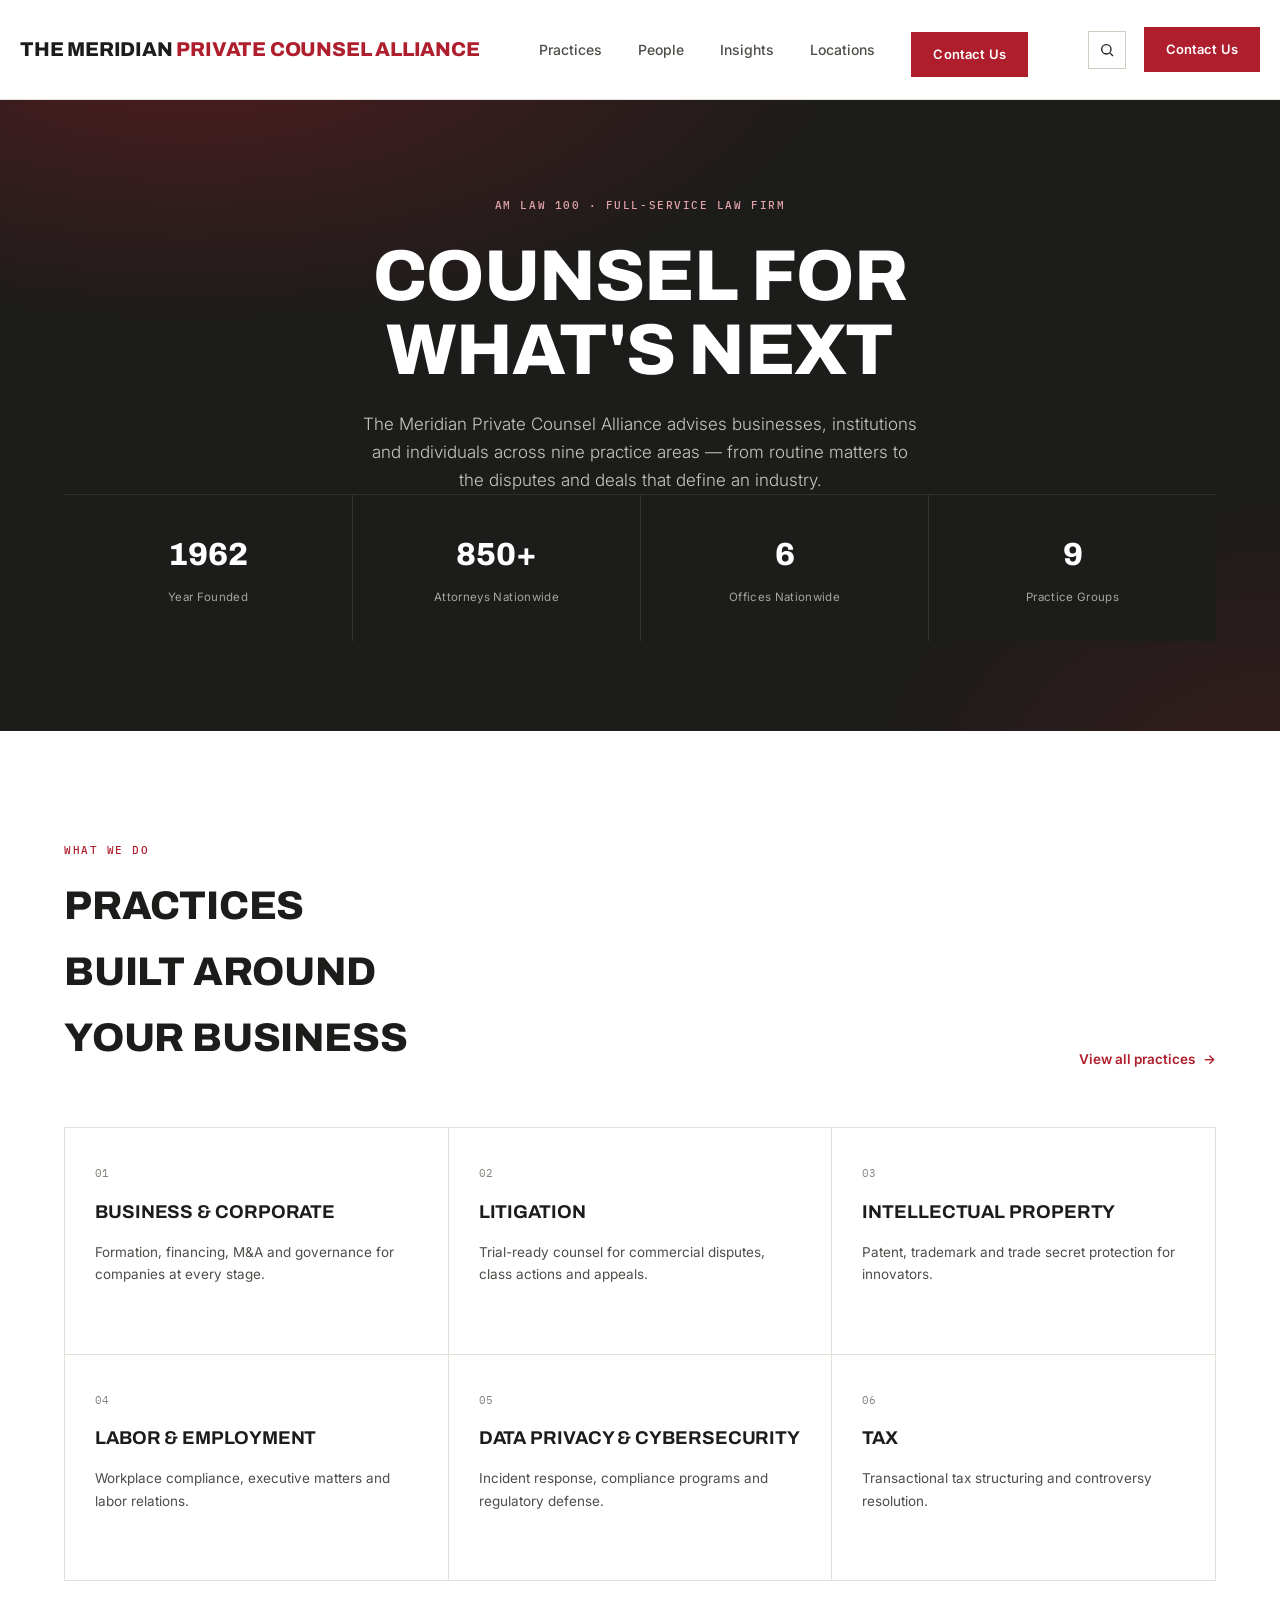
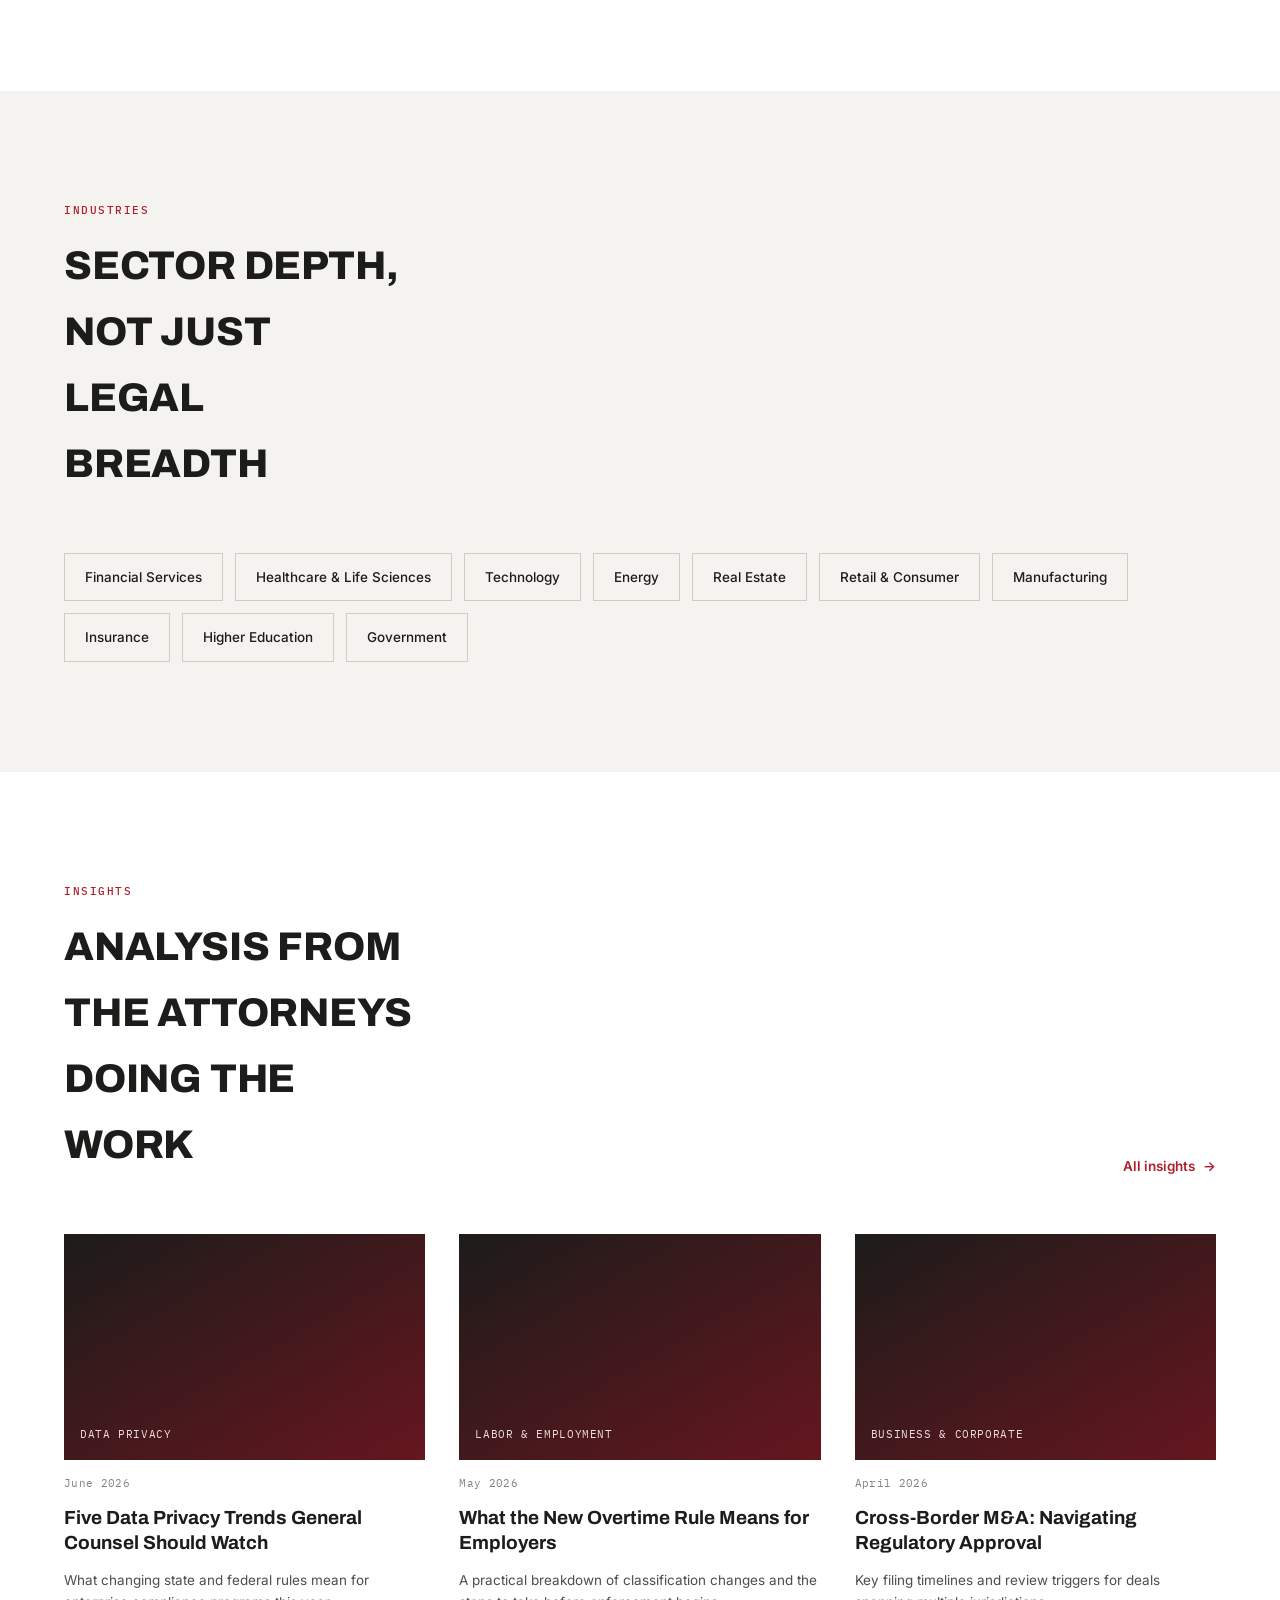
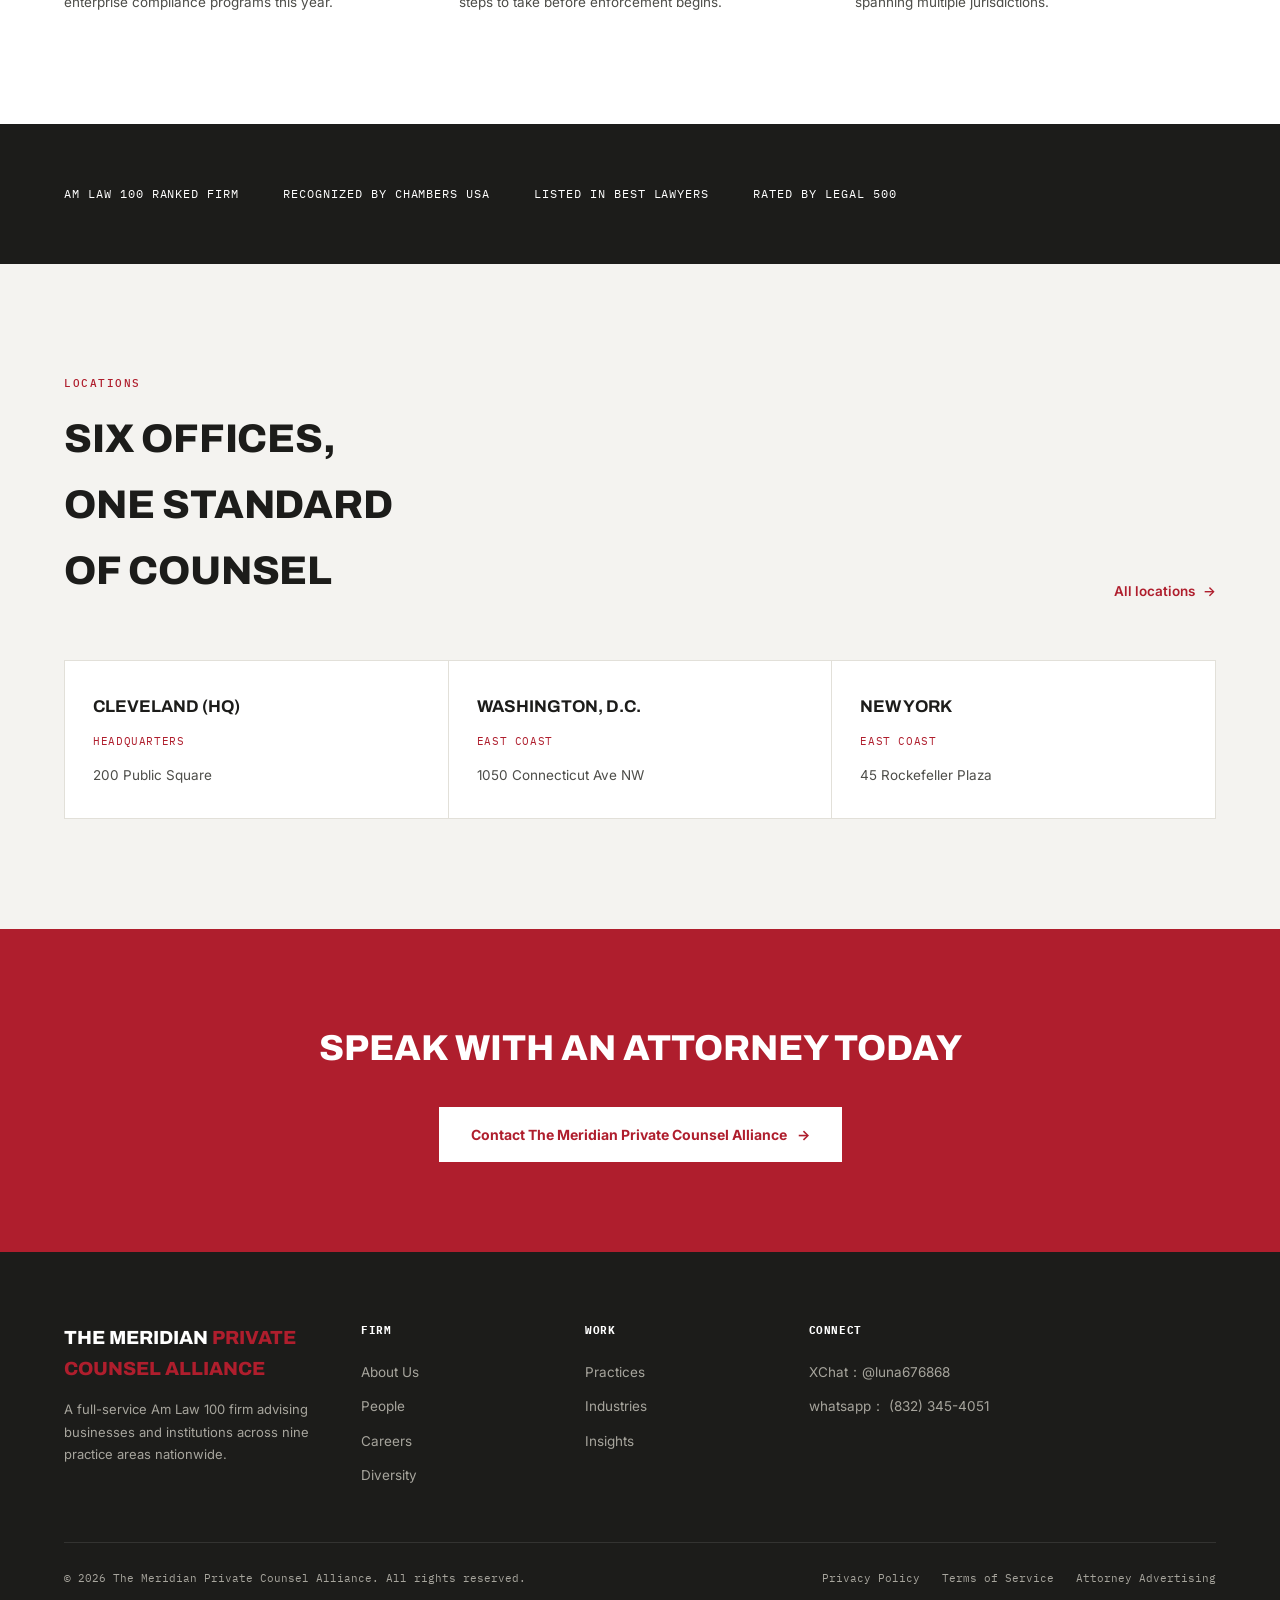
<file: index.html>
<!DOCTYPE html>
<html lang="en">

<head>
  <meta charset="UTF-8">
  <meta name="viewport" content="width=device-width, initial-scale=1.0">
  <title>The Meridian Private Counsel Alliance</title>
  <link rel="preconnect" href="https://fonts.googleapis.com">
  <link rel="preconnect" href="https://fonts.gstatic.com" crossorigin>
  <link
    href="https://fonts.googleapis.com/css2?family=Archivo:wght@700;800&family=Inter:wght@300;400;500;600&family=IBM+Plex+Mono:wght@400;500&display=swap"
    rel="stylesheet">
  <link rel="stylesheet" href="style.css">
</head>

<body>

  <header class="site">
    <div class="wrap nav-inner">

      <a href="index.html" class="brand">The Meridian <span>Private Counsel Alliance</span></a>
      <button class="nav-toggle" id="navToggle" aria-label="Open menu" aria-expanded="false">☰</button>
      <nav class="links" id="navLinks">
        <a href="practices.html">Practices</a>
        <a href="people.html">People</a>
        <a href="insights.html">Insights</a>
        <a href="contact.html">Locations</a>
        <a href="contact.html" class="cta-btn" style="display:inline-block; margin-top:10px;">Contact Us</a>
      </nav>
      <div class="nav-icons">
        <button class="icon-btn search-desktop" aria-label="Search"
          onclick="document.getElementById('heroSearchForm').querySelector('input').focus()">
          <svg width="16" height="16" viewBox="0 0 24 24" fill="none" stroke="currentColor" stroke-width="2">
            <circle cx="11" cy="11" r="7" />
            <path d="m21 21-4.3-4.3" />
          </svg>
        </button>
        <a href="contact.html" class="cta-btn desktop-only">Contact Us</a>
      </div>
    </div>
  </header>

  <main>

    <section class="hero">
      <div class="wrap hero-inner">
        <div class="eyebrow">Am Law 100 · Full-Service Law Firm</div>
        <h1>Counsel for<br>what's next</h1>
        <p class="lede">The Meridian Private Counsel Alliance advises businesses, institutions and individuals across
          nine practice areas — from
          routine matters to the disputes and deals that define an industry.</p>
        <!-- 
        <div class="search-block">
          <form class="search-form" id="heroSearchForm">
            <input type="text" placeholder="Search attorneys, practices, insights…" aria-label="Search">
            <button type="submit">
              <svg width="15" height="15" viewBox="0 0 24 24" fill="none" stroke="currentColor" stroke-width="2">
                <circle cx="11" cy="11" r="7" />
                <path d="m21 21-4.3-4.3" />
              </svg>
              Search
            </button>
          </form>
          <div class="search-tags">
            <span>Business &amp; Corporate</span>
            <span>Litigation</span>
            <span>Data Privacy</span>
            <span>Labor &amp; Employment</span>
          </div>
        </div>
      </div> -->

        <div class="hero-stats">
          <div class="wrap">
            <div class="stat">
              <div class="n">1962</div>
              <div class="l">Year Founded</div>
            </div>
            <div class="stat">
              <div class="n">850+</div>
              <div class="l">Attorneys Nationwide</div>
            </div>
            <div class="stat">
              <div class="n">6</div>
              <div class="l">Offices Nationwide</div>
            </div>
            <div class="stat">
              <div class="n">9</div>
              <div class="l">Practice Groups</div>
            </div>
          </div>
        </div>
    </section>

    <section>
      <div class="wrap">
        <div class="sec-head reveal">
          <div>
            <div class="eyebrow">What We Do</div>
            <h2>Practices built around your business</h2>
          </div>
          <a href="practices.html" class="link-arrow">View all practices <span class="arrow">→</span></a>
        </div>

        <div class="practice-grid reveal">
          <a class="practice-card" href="practices.html">
            <div class="idx">01</div>
            <h3>Business &amp; Corporate</h3>
            <p>Formation, financing, M&amp;A and governance for companies at every stage.</p>
            <div class="go">View practice →</div>
          </a>
          <a class="practice-card" href="practices.html">
            <div class="idx">02</div>
            <h3>Litigation</h3>
            <p>Trial-ready counsel for commercial disputes, class actions and appeals.</p>
            <div class="go">View practice →</div>
          </a>
          <a class="practice-card" href="practices.html">
            <div class="idx">03</div>
            <h3>Intellectual Property</h3>
            <p>Patent, trademark and trade secret protection for innovators.</p>
            <div class="go">View practice →</div>
          </a>
          <a class="practice-card" href="practices.html">
            <div class="idx">04</div>
            <h3>Labor &amp; Employment</h3>
            <p>Workplace compliance, executive matters and labor relations.</p>
            <div class="go">View practice →</div>
          </a>
          <a class="practice-card" href="practices.html">
            <div class="idx">05</div>
            <h3>Data Privacy &amp; Cybersecurity</h3>
            <p>Incident response, compliance programs and regulatory defense.</p>
            <div class="go">View practice →</div>
          </a>
          <a class="practice-card" href="practices.html">
            <div class="idx">06</div>
            <h3>Tax</h3>
            <p>Transactional tax structuring and controversy resolution.</p>
            <div class="go">View practice →</div>
          </a>
        </div>
      </div>
    </section>

    <section class="section-alt">
      <div class="wrap">
        <div class="sec-head reveal">
          <div>
            <div class="eyebrow">Industries</div>
            <h2>Sector depth, not just legal breadth</h2>
          </div>
        </div>
        <div class="industries reveal">
          <span class="industry-pill">Financial Services</span>
          <span class="industry-pill">Healthcare &amp; Life Sciences</span>
          <span class="industry-pill">Technology</span>
          <span class="industry-pill">Energy</span>
          <span class="industry-pill">Real Estate</span>
          <span class="industry-pill">Retail &amp; Consumer</span>
          <span class="industry-pill">Manufacturing</span>
          <span class="industry-pill">Insurance</span>
          <span class="industry-pill">Higher Education</span>
          <span class="industry-pill">Government</span>
        </div>
      </div>
    </section>

    <section>
      <div class="wrap">
        <div class="sec-head reveal">
          <div>
            <div class="eyebrow">Insights</div>
            <h2>Analysis from the attorneys doing the work</h2>
          </div>
          <a href="insights.html" class="link-arrow">All insights <span class="arrow">→</span></a>
        </div>
        <div class="insight-grid reveal">
          <a class="insight-card" href="insights.html">
            <div class="insight-thumb" data-tag="Data Privacy"></div>
            <div class="date">June 2026</div>
            <h3>Five Data Privacy Trends General Counsel Should Watch</h3>
            <p>What changing state and federal rules mean for enterprise compliance programs this year.</p>
          </a>
          <a class="insight-card" href="insights.html">
            <div class="insight-thumb" data-tag="Labor & Employment"></div>
            <div class="date">May 2026</div>
            <h3>What the New Overtime Rule Means for Employers</h3>
            <p>A practical breakdown of classification changes and the steps to take before enforcement begins.</p>
          </a>
          <a class="insight-card" href="insights.html">
            <div class="insight-thumb" data-tag="Business & Corporate"></div>
            <div class="date">April 2026</div>
            <h3>Cross-Border M&amp;A: Navigating Regulatory Approval</h3>
            <p>Key filing timelines and review triggers for deals spanning multiple jurisdictions.</p>
          </a>
        </div>
      </div>
    </section>

    <section class="recognition" style="padding:60px 0;">
      <div class="wrap">
        <div class="recognition-list">
          <span><span>Am Law 100</span> Ranked Firm</span>
          <span>Recognized by <span>Chambers USA</span></span>
          <span>Listed in <span>Best Lawyers</span></span>
          <span>Rated by <span>Legal 500</span></span>
        </div>
      </div>
    </section>

    <section class="section-alt">
      <div class="wrap">
        <div class="sec-head reveal">
          <div>
            <div class="eyebrow">Locations</div>
            <h2>Six offices, one standard of counsel</h2>
          </div>
          <a href="contact.html" class="link-arrow">All locations <span class="arrow">→</span></a>
        </div>
        <div class="office-grid reveal">
          <div class="office-card">
            <h4>Cleveland (HQ)</h4>
            <span class="tag">Headquarters</span>
            <div class="line">200 Public Square</div>
          </div>
          <div class="office-card">
            <h4>Washington, D.C.</h4>
            <span class="tag">East Coast</span>
            <div class="line">1050 Connecticut Ave NW</div>
          </div>
          <div class="office-card">
            <h4>New York</h4>
            <span class="tag">East Coast</span>
            <div class="line">45 Rockefeller Plaza</div>
          </div>
        </div>
      </div>
    </section>

    <section class="cta-band" style="padding:90px 0;">
      <div class="wrap">
        <h2>Speak with an attorney today</h2>
        <a href="contact.html" class="btn-white">Contact The Meridian Private Counsel Alliance <span
            class="arrow">→</span></a>
      </div>
    </section>

  </main>

  <footer>
    <div class="wrap">
      <div class="foot-grid">
        <div>
          <div class="foot-brand">The Meridian <span>Private Counsel Alliance</span></div>
          <p>A full-service Am Law 100 firm advising businesses and institutions across nine practice areas nationwide.
          </p>
        </div>
        <div class="foot-col">
          <h5>Firm</h5>
          <a href="index.html">About Us</a>
          <a href="people.html">People</a>
          <a href="#">Careers</a>
          <a href="#">Diversity</a>
        </div>
        <div class="foot-col">
          <h5>Work</h5>
          <a href="practices.html">Practices</a>
          <a href="index.html">Industries</a>
          <a href="insights.html">Insights</a>
        </div>
        <div class="foot-col">
          <h5>Connect</h5>
          <a href="contact.html">XChat：@luna676868</a>
          <a href="contact.html">whatsapp： (832) 345-4051</a>
        </div>
      </div>
      <div class="foot-bottom">
        <div>© 2026 The Meridian Private Counsel Alliance. All rights reserved.</div>
        <div class="foot-links">
          <a href="#">Privacy Policy</a>
          <a href="#">Terms of Service</a>
          <a href="#">Attorney Advertising</a>
        </div>
      </div>
    </div>
  </footer>

  <script src="script.js"></script>
</body>

</html>
</file>
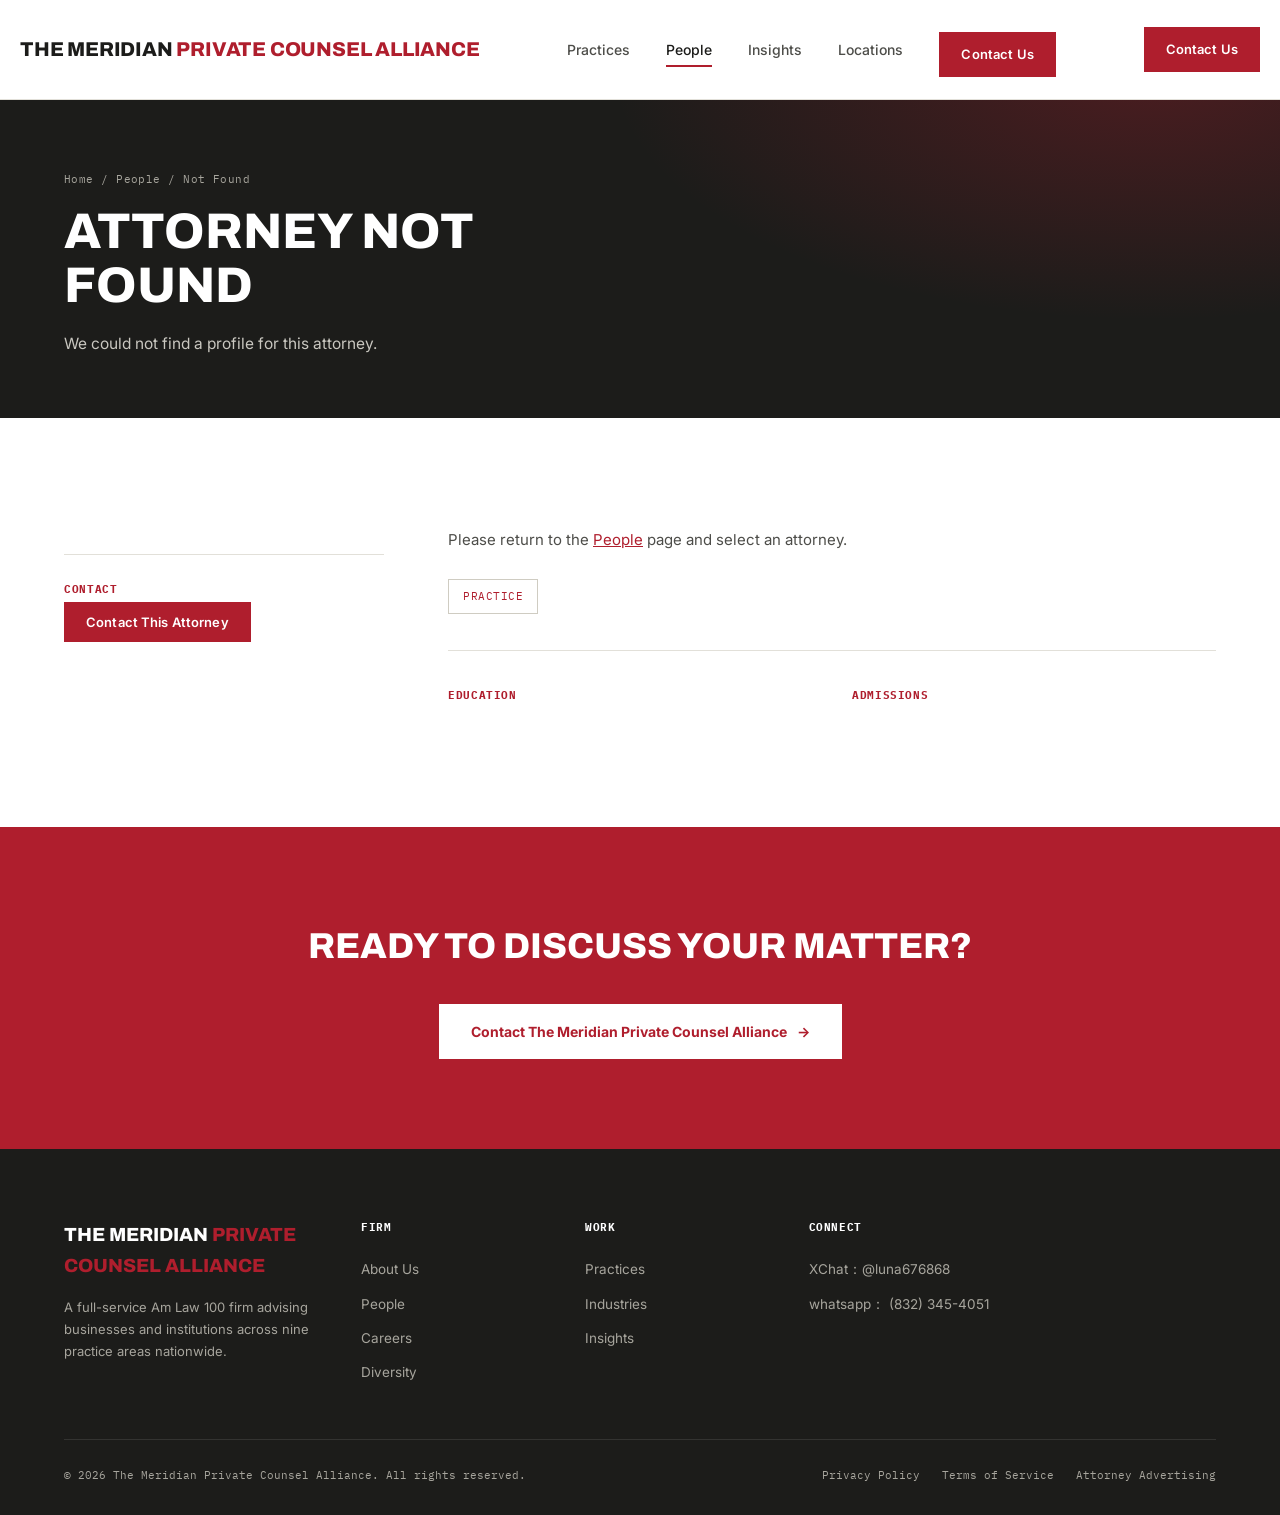
<file: attorney.html>
<!DOCTYPE html>
<html lang="en">

<head>
  <meta charset="UTF-8">
  <meta name="viewport" content="width=device-width, initial-scale=1.0">
  <title>Attorney | The Meridian Private Counsel Alliance</title>
  <link rel="preconnect" href="https://fonts.googleapis.com">
  <link rel="preconnect" href="https://fonts.gstatic.com" crossorigin>
  <link
    href="https://fonts.googleapis.com/css2?family=Archivo:wght@700;800&family=Inter:wght@300;400;500;600&family=IBM+Plex+Mono:wght@400;500&display=swap"
    rel="stylesheet">
  <link rel="stylesheet" href="style.css">
</head>

<body>



  <header class="site">
    <div class="wrap nav-inner">
      <a href="index.html" class="brand">The Meridian <span>Private Counsel Alliance</span></a>
      <button class="nav-toggle" id="navToggle" aria-label="Open menu" aria-expanded="false">☰</button>
      <nav class="links" id="navLinks">
        <a href="practices.html">Practices</a>
        <a href="people.html" class="active">People</a>
        <a href="insights.html">Insights</a>
        <a href="contact.html">Locations</a>
        <a href="contact.html" class="cta-btn" style="display:inline-block; margin-top:10px;">Contact Us</a>
      </nav>
      <div class="nav-icons">
        <a href="contact.html" class="cta-btn desktop-only">Contact Us</a>
      </div>
    </div>
  </header>

  <main>

    <section class="page-hero">
      <div class="wrap">
        <div class="breadcrumb"><a href="index.html">Home</a> / <a href="people.html">People</a> / <span
            id="crumbName">Attorney</span></div>
        <div class="eyebrow" id="bioPractice">Practice Area</div>
        <h1 id="bioName">Attorney Name</h1>
        <p class="lede" id="bioRole">Role</p>
      </div>
    </section>

    <section>
      <div class="wrap bio-grid">
        <div class="bio-side">
          <div class="bio-gallery" id="bioGallery"></div>
          <div class="info-block">
            <h5>Contact</h5>
            <div id="bioEmail"></div>
            <div id="bioPhone"></div>
            <div class="sub" id="bioOffice"></div>
          </div>
          <a href="contact.html" class="cta-btn">Contact This Attorney</a>
        </div>

        <div class="bio-content">
          <div id="bioParagraphs"></div>
          <span class="practice-tag" id="bioPracticeTag">Practice</span>

          <div class="credentials">
            <div>
              <h5>Education</h5>
              <ul id="bioEducation"></ul>
            </div>
            <div>
              <h5>Admissions</h5>
              <ul id="bioAdmissions"></ul>
            </div>
          </div>
        </div>
      </div>
    </section>

    <section class="cta-band" style="padding:90px 0;">
      <div class="wrap">
        <h2>Ready to discuss your matter?</h2>
        <a href="contact.html" class="btn-white">Contact The Meridian Private Counsel Alliance <span
            class="arrow">→</span></a>
      </div>
    </section>

  </main>

  <footer>
    <div class="wrap">
      <div class="foot-grid">
        <div>
          <div class="foot-brand">The Meridian <span>Private Counsel Alliance</span></div>
          <p>A full-service Am Law 100 firm advising businesses and institutions across nine practice areas nationwide.
          </p>
        </div>
        <div class="foot-col">
          <h5>Firm</h5>
          <a href="index.html">About Us</a>
          <a href="people.html">People</a>
          <a href="#">Careers</a>
          <a href="#">Diversity</a>
        </div>
        <div class="foot-col">
          <h5>Work</h5>
          <a href="practices.html">Practices</a>
          <a href="index.html">Industries</a>
          <a href="insights.html">Insights</a>
        </div>
        <div class="foot-col">
          <h5>Connect</h5>
          <a href="contact.html">XChat：@luna676868</a>
          <a href="contact.html">whatsapp： (832) 345-4051</a>
        </div>
      </div>
      <div class="foot-bottom">
        <div>© 2026 The Meridian Private Counsel Alliance. All rights reserved.</div>
        <div class="foot-links">
          <a href="#">Privacy Policy</a>
          <a href="#">Terms of Service</a>
          <a href="#">Attorney Advertising</a>
        </div>
      </div>
    </div>
  </footer>

  <script src="script.js"></script>
  <script>
    // ---- attorney data (edit / extend as needed) ----
    const attorneyData = {
      'robert-hale': {
        name: 'Oren J. Warshavsky',
        practice: 'BakerHostetler',
        photos: ['images/1.png'],
        email: 'kaieager@eclipsezen.com',
        phone: '+1 (832) 345-4051',
        bio: [
          'Robert Warshavsky is the co-leader of BakerHostetler\'s Global Fraud and International Asset Tracing and Recovery team. His practice focuses on multi-jurisdictional litigation, international asset tracing and recovery, cross-border litigation, intellectual property, bankruptcy, commercial disputes, digital assets, and related complex matters.',

          'According to BakerHostetler\'s official profile, Warshavsky has secured over $9 billion in monetary recoveries for clients. His representative experience includes the Bernard L. Madoff Investment Securities liquidation case, where he provided legal services to the liquidation trustee team.',

          'His international asset recovery practice includes tracing and recovering assets across borders, enforcement of foreign judgments, and enforcement of international arbitration awards. He has also been involved in litigation concerning Nazi-looted artworks related to Egon Schiele. In 2024, the New York State Supreme Court issued a ruling regarding ownership of a Schiele watercolor, and BakerHostetler\'s official page lists Warshavsky as counsel in that case.'
        ],
        education: ['J.D., Case Western Reserve University School of Law', 'B.A., Economics, Ohio State University'],
        admissions: ['Ohio', 'U.S. District Court, Northern District of Ohio']
      },
      'diane-okafor': {
        name: 'John B. Quinn',
        role: 'Partner · Litigation',
        practice: 'Litigation',
        initials: 'DO',
        photos: ['images/2.png'],
        email: 'kaieager@eclipsezen.com',
        phone: '+1 (832) 345-4051',
        bio: [
          'John Quinn is the Founder and Chairman of Quinn Emanuel, focusing on commercial litigation, international disputes, crisis management, and arbitration. Quinn Emanuel currently has more than 1,300 lawyers across 33 offices in 12 countries.',

          'According to Quinn Emanuel\'s official profile, John Quinn has a long-standing practice in high-stakes commercial litigation. He has been recognized by The American Lawyer as a "master strategist" and named a Legal Legend by Lawdragon.',

          'One of his most notable representative matters is the 3M Combat Arms Earplugs Litigation, in which Quinn Emanuel represented more than 250,000 service members in related litigation. The litigation ultimately resulted in a settlement of approximately $6.01 billion. Quinn Emanuel\'s official materials in 2026 continue to identify the case as one of John Quinn\'s major victories.'
        ],
        education: ['J.D., University of Michigan Law School', 'B.A., Political Science, University of Virginia'],
        admissions: ['Ohio', 'New York', 'U.S. Court of Appeals, Sixth Circuit']
      },
      'marcus-feldman': {
        name: 'Alex Spiro',
        role: 'Partner · Intellectual Property',
        practice: 'Intellectual Property',
        initials: 'MF',
        photos: ['images/3.png'],
        email: 'kaieager@eclipsezen.com',
        phone: '+1 (832) 345-4051',
        office: 'New York',
        bio: [
          'Alex Spiro is a prominent American criminal defense and litigation attorney. He graduated from Harvard Law School and previously served as a Manhattan prosecutor before entering private practice. According to Quinn Emanuel\'s official profile, he has tried more than 50 cases to verdict as lead counsel.',

          'Earlier in his career as a prosecutor, Spiro was involved in several significant criminal matters, including the Rodney Alcala case, the Travis Woods case, and investigations conducted by the Conviction Integrity Unit involving potential wrongful convictions.',

          'His practice has since expanded to include white-collar criminal defense, corporate internal investigations, securities, intellectual property, bankruptcy, financial disputes, digital assets, and media and entertainment litigation. Quinn Emanuel also identifies him as a prominent attorney within its Blockchain and Digital Asset Practice.'
        ],
        education: ['J.D., Columbia Law School', 'B.S., Electrical Engineering, Georgia Institute of Technology'],
        admissions: ['New York', 'U.S. Patent and Trademark Office']
      },
      'angela-whitmore': {
        name: 'Loretta E. Lynch',
        role: 'Partner · Labor & Employment',
        practice: 'Labor & Employment',
        initials: 'AW',
        photos: ['images/4.png'],
        email: 'kaieager@eclipsezen.com',
        phone: '+1 (832) 345-4051',
        bio: [
          'Loretta Lynch is a distinguished American attorney whose practice focuses on white-collar matters, government investigations, the Foreign Corrupt Practices Act (FCPA), anti-corruption, internal investigations, and high-stakes litigation. She served as the 83rd Attorney General of the United States from 2015 to 2017.',

          'According to Paul Weiss\'s official profile, Lynch twice served as the U.S. Attorney for the Eastern District of New York and held several senior positions at the U.S. Department of Justice. Her government experience includes leading complex federal investigations and enforcement matters involving financial crimes, corruption, and corporate misconduct.',

          'Her representative matters include an internal investigation involving BlackRock, an independent investigation into the Department of Public Safety at Syracuse University, an NCAA investigation involving North Carolina State University, an internal investigation for a Fortune 50 energy company, and high-profile discrimination litigation involving McDonald\'s. She has also advised companies on ESG, compliance, and corporate governance matters.',

          'In her independent investigation for Syracuse University, Lynch led a team that interviewed 77 witnesses and reviewed extensive documentary, video, and internal materials. Her combination of senior government experience and private-practice work makes her particularly experienced in complex investigations, regulatory matters, and high-stakes corporate disputes.'
        ],
        education: ['J.D., Case Western Reserve University School of Law', 'B.A., Labor Relations, Cornell University'],
        admissions: ['Ohio']
      },
      'thomas-reyes': {
        name: 'Neal Katyal',
        role: 'Partner · Tax',
        practice: 'Tax',
        initials: 'TR',
        photos: ['images/5.png'],
        email: 'kaieager@eclipsezen.com',
        phone: '+1 (832) 345-4051',
        bio: [
          'Neal Katyal is a prominent American appellate and Supreme Court litigator whose practice focuses on Supreme Court litigation, appellate litigation, constitutional law, government investigations, and complex commercial disputes. He previously served as the U.S. Solicitor General and is a key leader of Hogan Lovells\' appellate practice.',

          'According to Hogan Lovells\' official profile, Katyal has argued numerous significant cases before the U.S. Supreme Court and has received longstanding recognition from organizations including Chambers and Lawdragon. His practice encompasses some of the most consequential constitutional, regulatory, and appellate matters in the United States.',

          'His representative matters include Moore v. Harper, a major U.S. Supreme Court election and constitutional case in which Katyal represented Common Cause, and Allen v. Milligan, which involved Alabama congressional redistricting and the Voting Rights Act, where the Hogan Lovells team achieved a significant victory.',

          'Katyal also served as a member of the Minnesota Special Attorney General\'s team in the appeal arising from the George Floyd case, helping successfully defend Derek Chauvin\'s second-degree murder conviction. His combination of Supreme Court experience, government service, and complex appellate litigation makes him one of the most prominent appellate advocates in the United States.'
        ],
        education: ['LL.M., Taxation, New York University School of Law', 'J.D., Georgetown University Law Center'],
        admissions: ['District of Columbia', 'New York', 'U.S. Tax Court']
      },
      'sarah-lindqvist': {
        name: 'Richard E. “Rick” Climan',
        role: 'Partner · Data Privacy & Cybersecurity',
        practice: 'Data Privacy & Cybersecurity',
        initials: 'SL',
        photos: ['images/6.png'],
        email: 'kaieager@eclipsezen.com',
        phone: '+1 (832) 345-4051',
        bio: [
          'He is a highly experienced corporate attorney who has practiced technology and life sciences M&A for more than 30 years. According to Hogan Lovells\' official profile, he is recognized as a leading figure in technology M&A and has advised clients on some of the most significant transactions in the sector.',

          'His representative transactions include Walmart\'s approximately $16 billion acquisition of a roughly 77% stake in Flipkart, one of the largest technology and e-commerce transactions in India, and Marvell Technology\'s approximately $10 billion acquisition of Inphi, a major semiconductor industry transaction.',

          'These matters reflect his extensive experience handling large-scale and cross-border technology M&A transactions. He has also been inducted into the Lawdragon Hall of Fame, and Hogan Lovells describes him as one of Silicon Valley\'s most prominent technology M&A lawyers.'
        ],
        education: ['J.D., Fordham University School of Law', 'B.S., Computer Science, University of Wisconsin–Madison'],
        admissions: ['New York', 'Certified Information Privacy Professional (CIPP/US)']
      },
      'james-cho': {
        name: 'John Rhie',
        role: 'Partner · Real Estate',
        practice: 'Real Estate',
        initials: 'JC',
        photos: ['images/7.png'],
        email: 'kaieager@eclipsezen.com',
        phone: '+1 (832) 345-4051',
        bio: [
          'John Rhie is the Managing Partner of Quinn Emanuel\'s Asia-Pacific region and the head of its international arbitration practice in Asia. His practice focuses on international commercial arbitration, investment treaty arbitration, cross-border litigation, international commercial disputes, and white-collar crime. He has extensive experience as both counsel and arbitrator before major arbitral institutions, including HKIAC, ICC, ICSID, KCAB, LCIA, and SIAC, as well as in ad hoc arbitrations worldwide.',

          'According to Quinn Emanuel\'s official profile, Rhie is widely recognized as a leading international arbitration practitioner. He has been consistently ranked by major legal publications, including Chambers & Partners and The Legal 500. Chambers & Partners has recognized him as a Band 1 practitioner in Greater China and Korea, while clients have praised his strategic thinking, judgment, and ability to handle complex international disputes. He was also recognized by the Asian Legal Business Awards as the International Law Firm Leader of the Year in 2024.',

          'His representative matters include representing Bombardier Transportation and Daelim Construction in a PPP arbitration against a Korean local government, which resulted in an arbitration award exceeding $750 million. He has also represented Korean private equity funds, international investment banks, major Korean manufacturers, international energy companies, UFC, and Formula One Administration in significant cross-border disputes.',

          'Rhie has handled disputes involving post-acquisition claims valued at approximately $1 billion, as well as SIAC arbitrations involving Korean private equity funds. His cross-border litigation experience includes matters before the English High Court and complex, high-value disputes spanning multiple jurisdictions, including the United States, Panama, the British Virgin Islands, and South Korea.',

          'In addition to his practice as counsel, Rhie frequently serves as an arbitrator. He has taught as an adjunct professor at Seoul National University and the Judicial Research and Training Institute of the Supreme Court of Korea. He has also been appointed to arbitration panels and committees associated with institutions including the Hong Kong International Arbitration Centre, the China International Economic and Trade Arbitration Commission, and the KCAB International Arbitration Court.'
        ],
        education: ['J.D., Ohio State University Moritz College of Law', 'B.B.A., Finance, University of Notre Dame'],
        admissions: ['Ohio']
      },
      'priya-raman': {
        name: 'Susanna M. Buerge',
        role: 'Partner · Healthcare',
        practice: 'Healthcare',
        initials: 'PR',
        photos: ['images/8.png'],
        email: 'kaieager@eclipsezen.com',
        phone: '+1 (832) 345-4051',
        bio: [
          'Susanna Buergel is a leading securities and commercial litigator whose practice focuses on securities litigation, white-collar defense, internal investigations, and restructuring litigation. She is a partner in Paul Weiss\'s Litigation Department and serves as co-chair of the firm\'s Securities Litigation & Enforcement Group. She earned her J.D. from Columbia Law School in 1999, where she served as an Articles Editor of the Columbia Law Review and was a Harlan Fiske Stone Scholar.',

          'Buergel has extensive experience defending financial institutions, corporations, and underwriters in complex securities and commercial matters in federal and state courts across the United States. She also regularly represents clients before the Securities and Exchange Commission, the U.S. Department of Justice, and numerous federal and state regulators. Her representative matters include defending the underwriting syndicates in securities class actions arising from the Altice USA, Canaan Inc., Lizhi, and Opera Limited IPOs, as well as representing Barclays Capital and Macquarie Infrastructure in securities litigation.',

          'Her recent and notable representations include Citigroup in multiple securities, regulatory, and commercial matters, including appellate and Delaware Chancery Court victories; Morgan Stanley in significant antitrust and data-breach class actions; Nikola Corporation and its officers and directors in securities and derivative litigation; Fresenius in successfully terminating its proposed $4.3 billion acquisition of Akorn Pharmaceuticals following alleged FDA data-integrity issues; Viking Global Investors in a Delaware Chancery Court dispute; Virtu Financial in litigation relating to its $1.4 billion acquisition of Knight Capital Group; and Ericsson in securities class action litigation in the Southern District of New York.',

          'Buergel has also represented major financial institutions in investigations involving antitrust issues, Bank Secrecy Act and anti-money-laundering compliance, sales practices, incentive compensation, and other regulatory matters. She has received extensive recognition from leading legal publications and directories, including Chambers USA, Legal 500 US, Benchmark Litigation, Law360, and Lawdragon. She has been recognized as a Band 1 practitioner for Securities: Litigation in New York by Chambers USA and has been repeatedly named among the leading securities and financial services litigators in the United States.',

          'Among her professional honors, Buergel has been named a Law360 MVP multiple times, recognized among Law360\'s Most Influential Women in Securities Law, and selected as a Lawdragon Legal Legend. She has also been repeatedly recognized among Lawdragon\'s 500 Leading Lawyers and Benchmark Litigation\'s leading litigation practitioners. In addition to her private practice, she serves as an adjunct lecturer at Columbia Law School, where she teaches trial practice.'
        ],
        education: ['J.D., University of Chicago Law School', 'B.A., Biology, Washington University in St. Louis'],
        admissions: ['Ohio', 'Illinois']
      }
    };

    const params = new URLSearchParams(window.location.search);
    const id = params.get('id');
    const a = attorneyData[id];

    if (a) {
      document.title = a.name + ' | The Meridian Private Counsel Alliances';
      document.getElementById('crumbName').textContent = a.name;
      document.getElementById('bioPractice').textContent = a.practice;
      document.getElementById('bioPracticeTag').textContent = a.practice;
      document.getElementById('bioName').textContent = a.name;
      document.getElementById('bioRole').textContent = a.role;
      document.getElementById('bioEmail').textContent = a.email;
      document.getElementById('bioPhone').textContent = a.phone;
      document.getElementById('bioOffice').textContent = a.office;

      const gallery = document.getElementById('bioGallery');
      const photos = (a.photos || []).slice(0, 3);
      if (photos.length === 0) {
        gallery.className = 'bio-gallery';
        gallery.innerHTML = `<div class="bio-photo" data-initial="${a.initials}"></div>`;
      } else if (photos.length === 1) {
        gallery.className = 'bio-gallery';
        gallery.innerHTML = `<div class="bio-photo"><img src="${photos[0]}" alt="${a.name}"></div>`;
      } else if (photos.length === 2) {
        gallery.className = 'bio-gallery bio-gallery-2';
        gallery.innerHTML = photos.map(p => `<div class="bio-photo"><img src="${p}" alt="${a.name}"></div>`).join('');
      } else {
        gallery.className = 'bio-gallery bio-gallery-3';
        gallery.innerHTML = `
        <div class="bio-photo bio-photo-main"><img src="${photos[0]}" alt="${a.name}"></div>
        <div class="bio-photo-sub">
          <div class="bio-photo"><img src="${photos[1]}" alt="${a.name}"></div>
          <div class="bio-photo"><img src="${photos[2]}" alt="${a.name}"></div>
        </div>`;
      }

      const paraWrap = document.getElementById('bioParagraphs');
      a.bio.forEach(p => {
        const el = document.createElement('p');
        el.textContent = p;
        paraWrap.appendChild(el);
      });

      const eduList = document.getElementById('bioEducation');
      a.education.forEach(item => {
        const li = document.createElement('li');
        li.textContent = item;
        eduList.appendChild(li);
      });

      const admitList = document.getElementById('bioAdmissions');
      a.admissions.forEach(item => {
        const li = document.createElement('li');
        li.textContent = item;
        admitList.appendChild(li);
      });
    } else {
      document.getElementById('crumbName').textContent = 'Not Found';
      document.getElementById('bioName').textContent = 'Attorney Not Found';
      document.getElementById('bioRole').textContent = 'We could not find a profile for this attorney.';
      document.getElementById('bioPractice').textContent = '';
      document.getElementById('bioParagraphs').innerHTML = '<p>Please return to the <a href="people.html" style="color:var(--red); text-decoration:underline;">People</a> page and select an attorney.</p>';
    }
  </script>
</body>

</html>
</file>
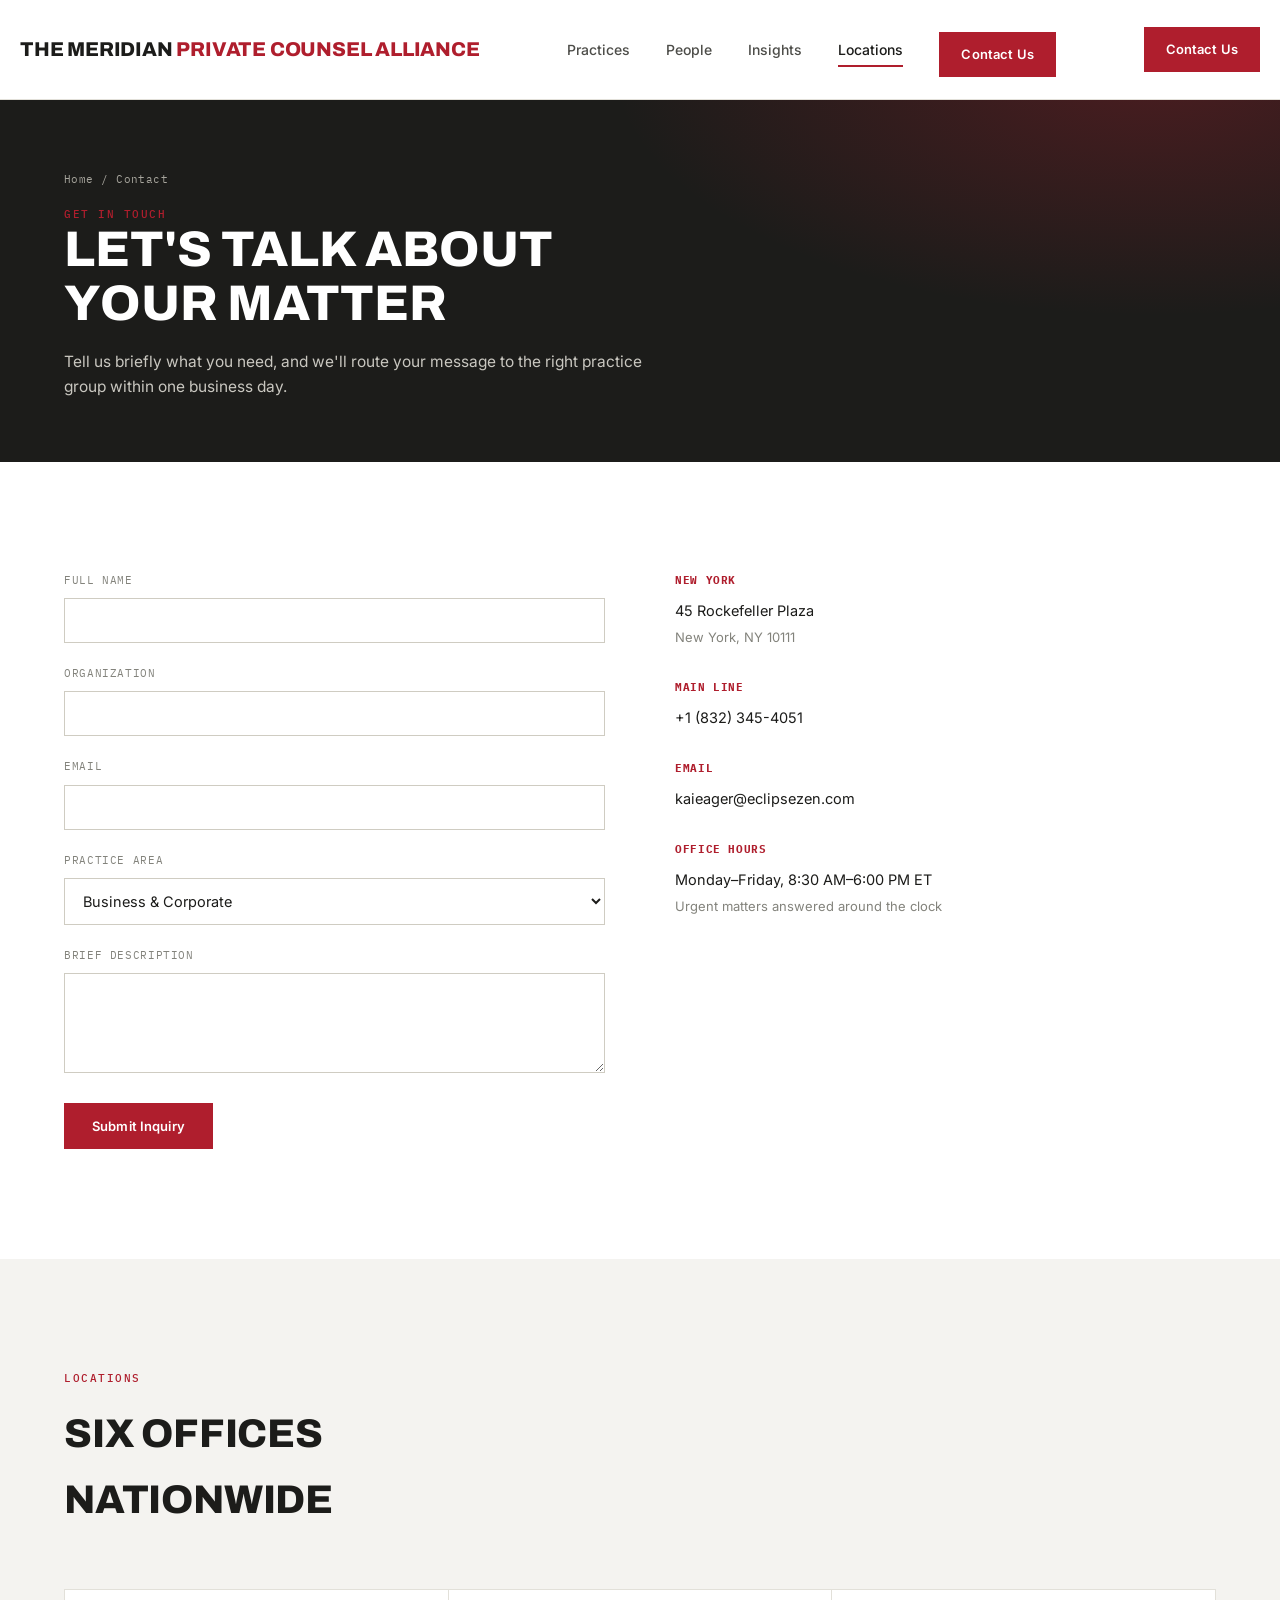
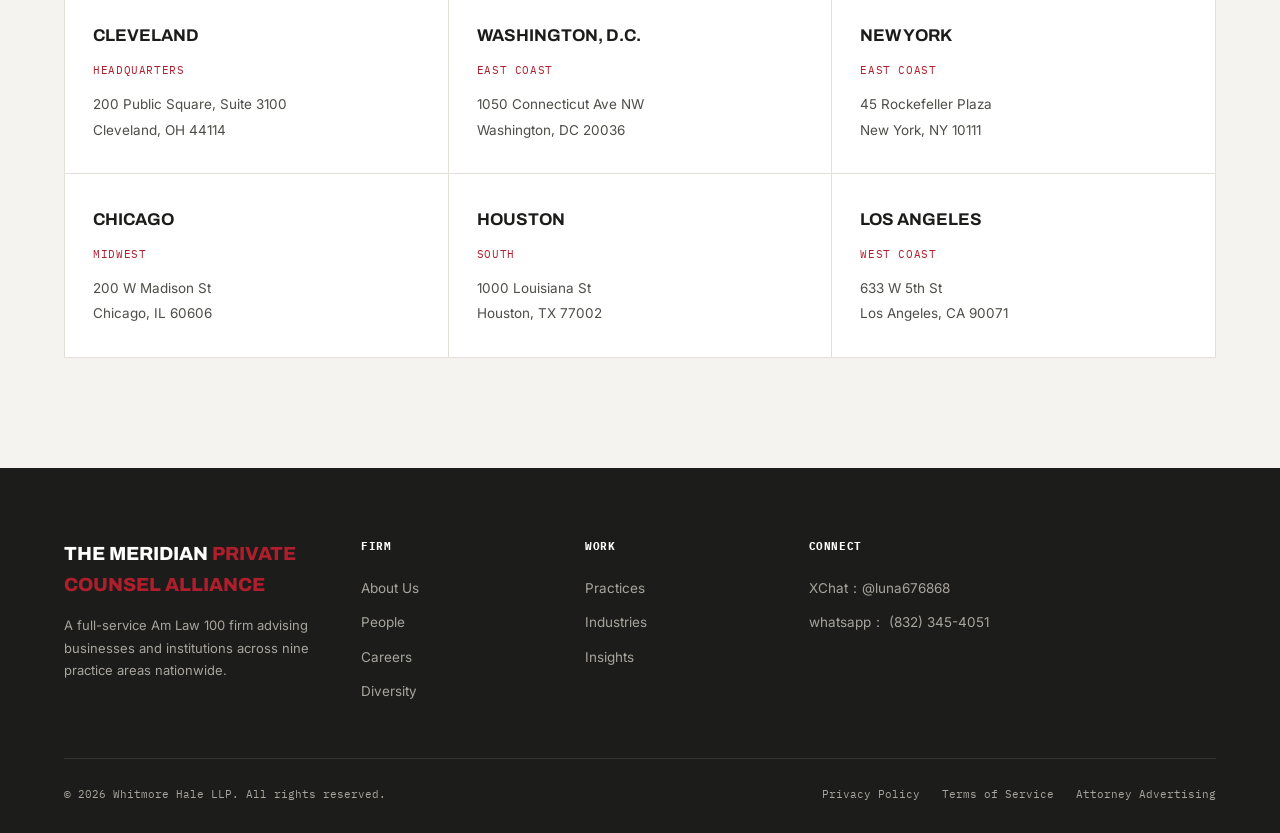
<file: contact.html>
<!DOCTYPE html>
<html lang="en">

<head>
  <meta charset="UTF-8">
  <meta name="viewport" content="width=device-width, initial-scale=1.0">
  <title>Contsct | The Meridian Private Counsel Alliance</title>
  <link rel="preconnect" href="https://fonts.googleapis.com">
  <link rel="preconnect" href="https://fonts.gstatic.com" crossorigin>
  <link
    href="https://fonts.googleapis.com/css2?family=Archivo:wght@700;800&family=Inter:wght@300;400;500;600&family=IBM+Plex+Mono:wght@400;500&display=swap"
    rel="stylesheet">
  <link rel="stylesheet" href="style.css">
</head>

<body>


  <header class="site">
    <div class="wrap nav-inner">
      <a href="index.html" class="brand">The Meridian <span>Private Counsel Alliance</span></a>
      <button class="nav-toggle" id="navToggle" aria-label="Open menu" aria-expanded="false">☰</button>
      <nav class="links" id="navLinks">
        <a href="practices.html">Practices</a>
        <a href="people.html">People</a>
        <a href="insights.html">Insights</a>
        <a href="contact.html" class="active">Locations</a>
        <a href="contact.html" class="cta-btn" style="display:inline-block; margin-top:10px;">Contact Us</a>
      </nav>
      <div class="nav-icons">
        <a href="contact.html" class="cta-btn desktop-only">Contact Us</a>
      </div>
    </div>
  </header>

  <main>

    <section class="page-hero">
      <div class="wrap">
        <div class="breadcrumb"><a href="index.html">Home</a> / Contact</div>
        <div class="eyebrow">Get in Touch</div>
        <h1>Let's talk about your matter</h1>
        <p class="lede">Tell us briefly what you need, and we'll route your message to the right practice group within
          one business day.</p>
      </div>
    </section>

    <section>
      <div class="wrap contact-grid">
        <div class="reveal">
          <form onsubmit="event.preventDefault(); this.querySelector('.submit-note').style.display='block';">
            <div class="field">
              <label for="name">Full Name</label>
              <input id="name" type="text" required>
            </div>
            <div class="field">
              <label for="org">Organization</label>
              <input id="org" type="text">
            </div>
            <div class="field">
              <label for="email">Email</label>
              <input id="email" type="email" required>
            </div>
            <div class="field">
              <label for="practice">Practice Area</label>
              <select id="practice">
                <option>Business &amp; Corporate</option>
                <option>Litigation</option>
                <option>Intellectual Property</option>
                <option>Labor &amp; Employment</option>
                <option>Data Privacy &amp; Cybersecurity</option>
                <option>Tax</option>
                <option>Real Estate</option>
                <option>Healthcare</option>
                <option>Financial Services</option>
                <option>Not sure</option>
              </select>
            </div>
            <div class="field">
              <label for="msg">Brief Description</label>
              <textarea id="msg" required></textarea>
            </div>
            <button type="submit" class="cta-btn" style="border:none; cursor:pointer; padding:15px 28px;">Submit
              Inquiry</button>
            <p class="submit-note" style="display:none; margin-top:18px; font-size:13px; color:var(--red);">Thank you —
              we've received your message and will follow up within one business day.</p>
          </form>
        </div>
        <div class="contact-info reveal">
          <div class="info-block">
            <h5>New York</h5>
            <div>45 Rockefeller Plaza</div>
            <div class="sub">New York, NY 10111</div>
          </div>
          <div class="info-block">
            <h5>Main Line</h5>
            <div>+1 (832) 345-4051</div>
          </div>
          <div class="info-block">
            <h5>Email</h5>
            <div>kaieager@eclipsezen.com</div>
          </div>
          <div class="info-block">
            <h5>Office Hours</h5>
            <div>Monday–Friday, 8:30 AM–6:00 PM ET</div>
            <div class="sub">Urgent matters answered around the clock</div>
          </div>
        </div>
      </div>
    </section>

    <section class="section-alt">
      <div class="wrap">
        <div class="sec-head reveal">
          <div>
            <div class="eyebrow">Locations</div>
            <h2>Six offices nationwide</h2>
          </div>
        </div>
        <div class="office-grid reveal">
          <div class="office-card">
            <h4>Cleveland</h4>
            <span class="tag">Headquarters</span>
            <div class="line">200 Public Square, Suite 3100</div>
            <div class="line">Cleveland, OH 44114</div>
          </div>
          <div class="office-card">
            <h4>Washington, D.C.</h4>
            <span class="tag">East Coast</span>
            <div class="line">1050 Connecticut Ave NW</div>
            <div class="line">Washington, DC 20036</div>
          </div>
          <div class="office-card">
            <h4>New York</h4>
            <span class="tag">East Coast</span>
            <div class="line">45 Rockefeller Plaza</div>
            <div class="line">New York, NY 10111</div>
          </div>
          <div class="office-card">
            <h4>Chicago</h4>
            <span class="tag">Midwest</span>
            <div class="line">200 W Madison St</div>
            <div class="line">Chicago, IL 60606</div>
          </div>
          <div class="office-card">
            <h4>Houston</h4>
            <span class="tag">South</span>
            <div class="line">1000 Louisiana St</div>
            <div class="line">Houston, TX 77002</div>
          </div>
          <div class="office-card">
            <h4>Los Angeles</h4>
            <span class="tag">West Coast</span>
            <div class="line">633 W 5th St</div>
            <div class="line">Los Angeles, CA 90071</div>
          </div>
        </div>
      </div>
    </section>

  </main>

  <footer>
    <div class="wrap">
      <div class="foot-grid">
        <div>
          <div class="foot-brand">The Meridian <span>Private Counsel Alliance</span></div>
          <p>A full-service Am Law 100 firm advising businesses and institutions across nine practice areas nationwide.
          </p>
        </div>
        <div class="foot-col">
          <h5>Firm</h5>
          <a href="index.html">About Us</a>
          <a href="people.html">People</a>
          <a href="#">Careers</a>
          <a href="#">Diversity</a>
        </div>
        <div class="foot-col">
          <h5>Work</h5>
          <a href="practices.html">Practices</a>
          <a href="index.html">Industries</a>
          <a href="insights.html">Insights</a>
        </div>
        <div class="foot-col">
          <h5>Connect</h5>
          <a href="contact.html">XChat：@luna676868</a>
          <a href="contact.html">whatsapp： (832) 345-4051</a>
        </div>
      </div>
      <div class="foot-bottom">
        <div>© 2026 Whitmore Hale LLP. All rights reserved.</div>
        <div class="foot-links">
          <a href="#">Privacy Policy</a>
          <a href="#">Terms of Service</a>
          <a href="#">Attorney Advertising</a>
        </div>
      </div>
    </div>
  </footer>

  <script src="script.js"></script>
</body>

</html>
</file>
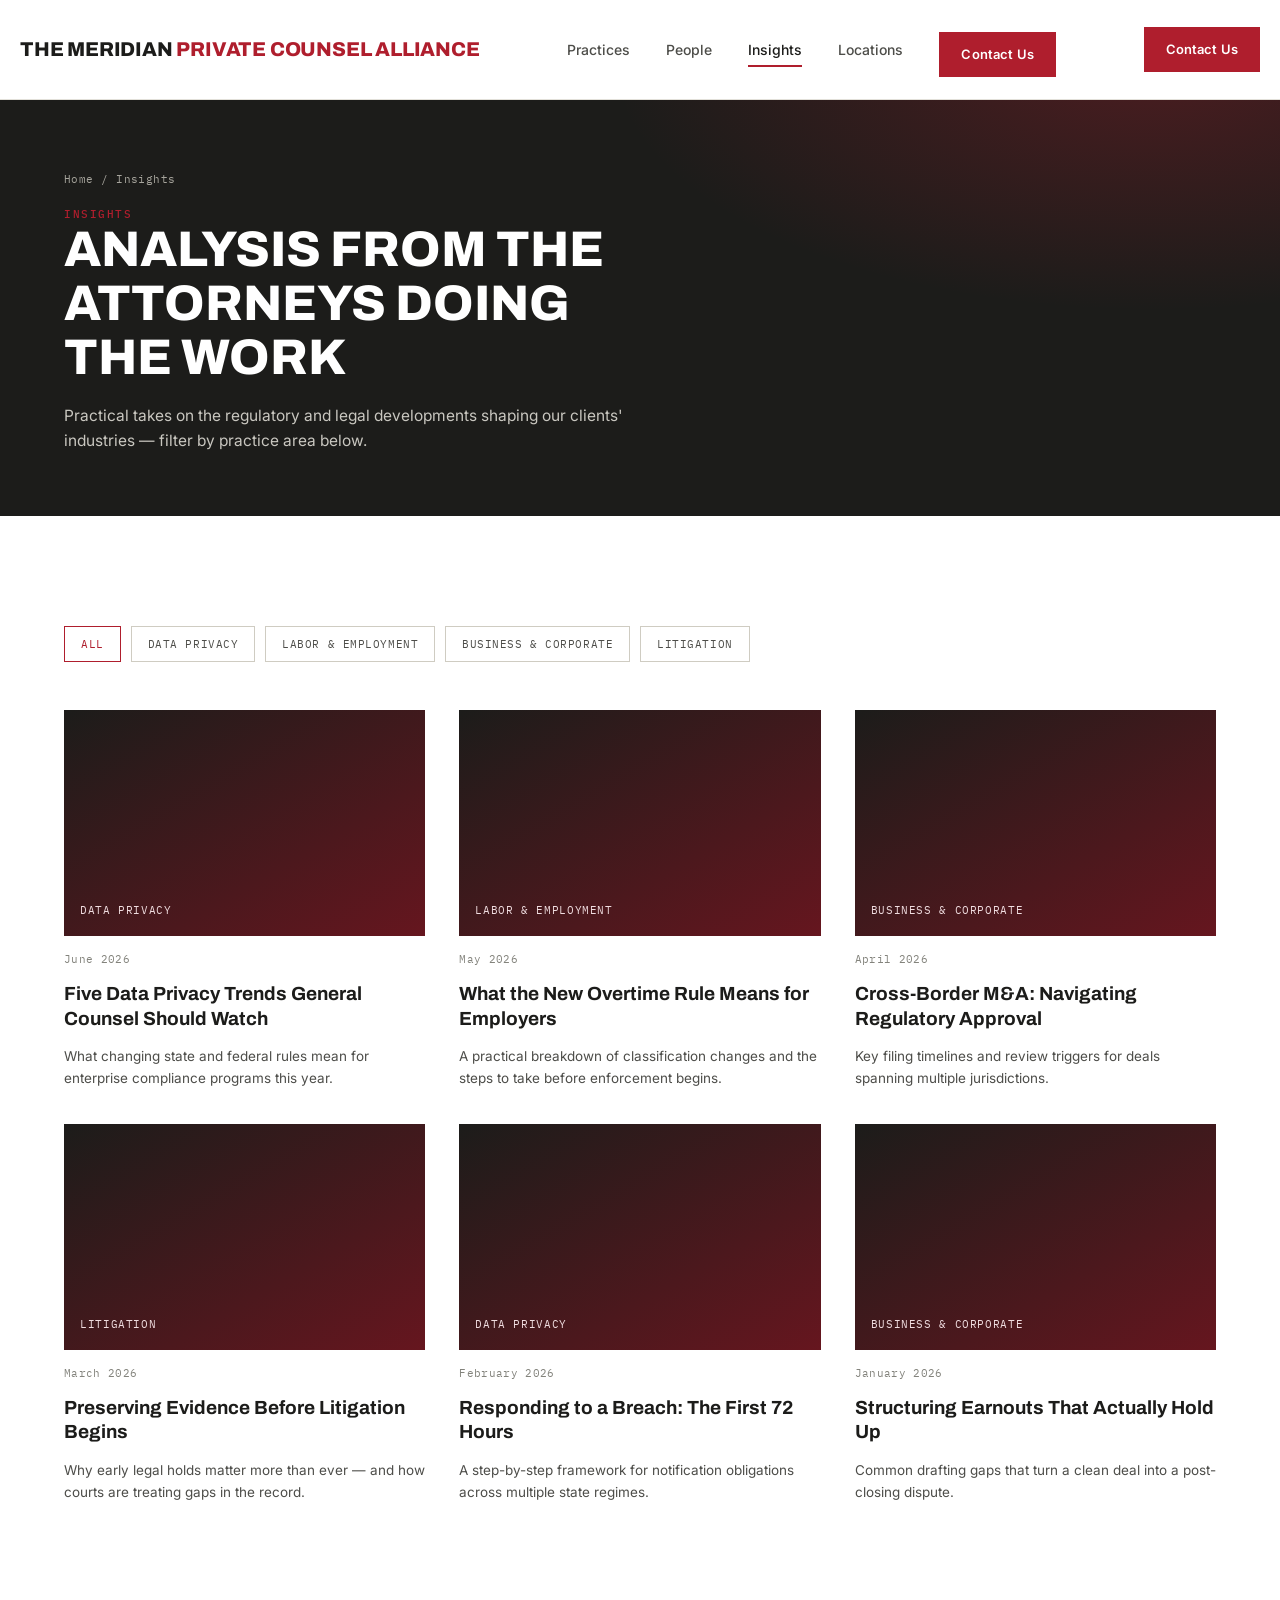
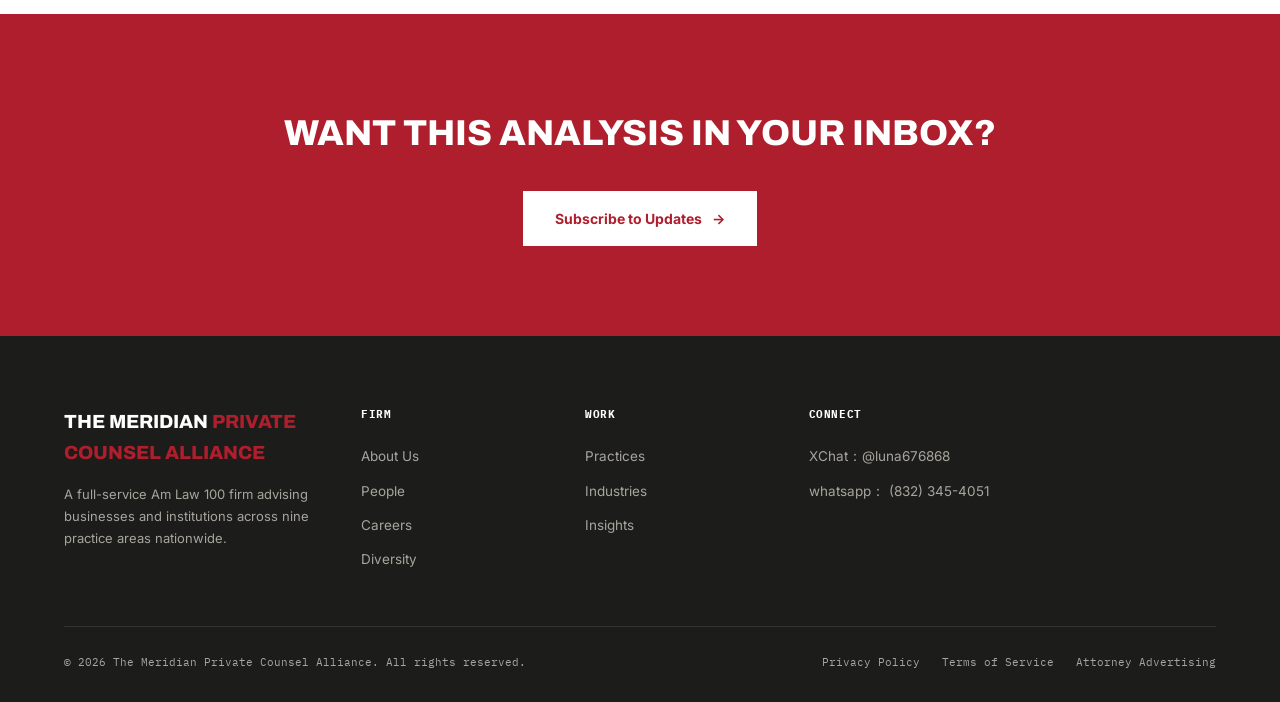
<file: insights.html>
<!DOCTYPE html>
<html lang="en">

<head>
  <meta charset="UTF-8">
  <meta name="viewport" content="width=device-width, initial-scale=1.0">
  <title>Insights | The Meridian Private Counsel Alliance</title>
  <link rel="preconnect" href="https://fonts.googleapis.com">
  <link rel="preconnect" href="https://fonts.gstatic.com" crossorigin>
  <link
    href="https://fonts.googleapis.com/css2?family=Archivo:wght@700;800&family=Inter:wght@300;400;500;600&family=IBM+Plex+Mono:wght@400;500&display=swap"
    rel="stylesheet">
  <link rel="stylesheet" href="style.css">
</head>

<body>


  <header class="site">
    <div class="wrap nav-inner">
      <a href="index.html" class="brand">The Meridian <span>Private Counsel Alliance</span></a>
      <button class="nav-toggle" id="navToggle" aria-label="Open menu" aria-expanded="false">☰</button>
      <nav class="links" id="navLinks">
        <a href="practices.html">Practices</a>
        <a href="people.html">People</a>
        <a href="insights.html" class="active">Insights</a>
        <a href="contact.html">Locations</a>
        <a href="contact.html" class="cta-btn" style="display:inline-block; margin-top:10px;">Contact Us</a>
      </nav>
      <div class="nav-icons">
        <a href="contact.html" class="cta-btn desktop-only">Contact Us</a>
      </div>
    </div>
  </header>

  <main>

    <section class="page-hero">
      <div class="wrap">
        <div class="breadcrumb"><a href="index.html">Home</a> / Insights</div>
        <div class="eyebrow">Insights</div>
        <h1>Analysis from the attorneys doing the work</h1>
        <p class="lede">Practical takes on the regulatory and legal developments shaping our clients' industries —
          filter by practice area below.</p>
      </div>
    </section>

    <section>
      <div class="wrap">

        <div class="filters" data-target=".insight-card">
          <button class="filter-btn active" data-filter="all">All</button>
          <button class="filter-btn" data-filter="priv">Data Privacy</button>
          <button class="filter-btn" data-filter="emp">Labor &amp; Employment</button>
          <button class="filter-btn" data-filter="corp">Business &amp; Corporate</button>
          <button class="filter-btn" data-filter="lit">Litigation</button>
        </div>

        <div class="insight-grid reveal">

          <a class="insight-card" href="#" data-cat="priv">
            <div class="insight-thumb" data-tag="Data Privacy"></div>
            <div class="date">June 2026</div>
            <h3>Five Data Privacy Trends General Counsel Should Watch</h3>
            <p>What changing state and federal rules mean for enterprise compliance programs this year.</p>
          </a>

          <a class="insight-card" href="#" data-cat="emp">
            <div class="insight-thumb" data-tag="Labor & Employment"></div>
            <div class="date">May 2026</div>
            <h3>What the New Overtime Rule Means for Employers</h3>
            <p>A practical breakdown of classification changes and the steps to take before enforcement begins.</p>
          </a>

          <a class="insight-card" href="#" data-cat="corp">
            <div class="insight-thumb" data-tag="Business & Corporate"></div>
            <div class="date">April 2026</div>
            <h3>Cross-Border M&amp;A: Navigating Regulatory Approval</h3>
            <p>Key filing timelines and review triggers for deals spanning multiple jurisdictions.</p>
          </a>

          <a class="insight-card" href="#" data-cat="lit">
            <div class="insight-thumb" data-tag="Litigation"></div>
            <div class="date">March 2026</div>
            <h3>Preserving Evidence Before Litigation Begins</h3>
            <p>Why early legal holds matter more than ever — and how courts are treating gaps in the record.</p>
          </a>

          <a class="insight-card" href="#" data-cat="priv">
            <div class="insight-thumb" data-tag="Data Privacy"></div>
            <div class="date">February 2026</div>
            <h3>Responding to a Breach: The First 72 Hours</h3>
            <p>A step-by-step framework for notification obligations across multiple state regimes.</p>
          </a>

          <a class="insight-card" href="#" data-cat="corp">
            <div class="insight-thumb" data-tag="Business & Corporate"></div>
            <div class="date">January 2026</div>
            <h3>Structuring Earnouts That Actually Hold Up</h3>
            <p>Common drafting gaps that turn a clean deal into a post-closing dispute.</p>
          </a>

        </div>
      </div>
    </section>

    <section class="cta-band" style="padding:90px 0;">
      <div class="wrap">
        <h2>Want this analysis in your inbox?</h2>
        <a href="contact.html" class="btn-white">Subscribe to Updates <span class="arrow">→</span></a>
      </div>
    </section>

  </main>

  <footer>
    <div class="wrap">
      <div class="foot-grid">
        <div>
          <div class="foot-brand">The Meridian <span>Private Counsel Alliance</span></div>
          <p>A full-service Am Law 100 firm advising businesses and institutions across nine practice areas nationwide.
          </p>
        </div>
        <div class="foot-col">
          <h5>Firm</h5>
          <a href="index.html">About Us</a>
          <a href="people.html">People</a>
          <a href="#">Careers</a>
          <a href="#">Diversity</a>
        </div>
        <div class="foot-col">
          <h5>Work</h5>
          <a href="practices.html">Practices</a>
          <a href="index.html">Industries</a>
          <a href="insights.html">Insights</a>
        </div>
        <div class="foot-col">
          <h5>Connect</h5>
          <a href="contact.html">XChat：@luna676868</a>
          <a href="contact.html">whatsapp： (832) 345-4051</a>
        </div>
      </div>
      <div class="foot-bottom">
        <div>© 2026 The Meridian Private Counsel Alliance. All rights reserved.</div>
        <div class="foot-links">
          <a href="#">Privacy Policy</a>
          <a href="#">Terms of Service</a>
          <a href="#">Attorney Advertising</a>
        </div>
      </div>
    </div>
  </footer>

  <script src="script.js"></script>
</body>

</html>
</file>
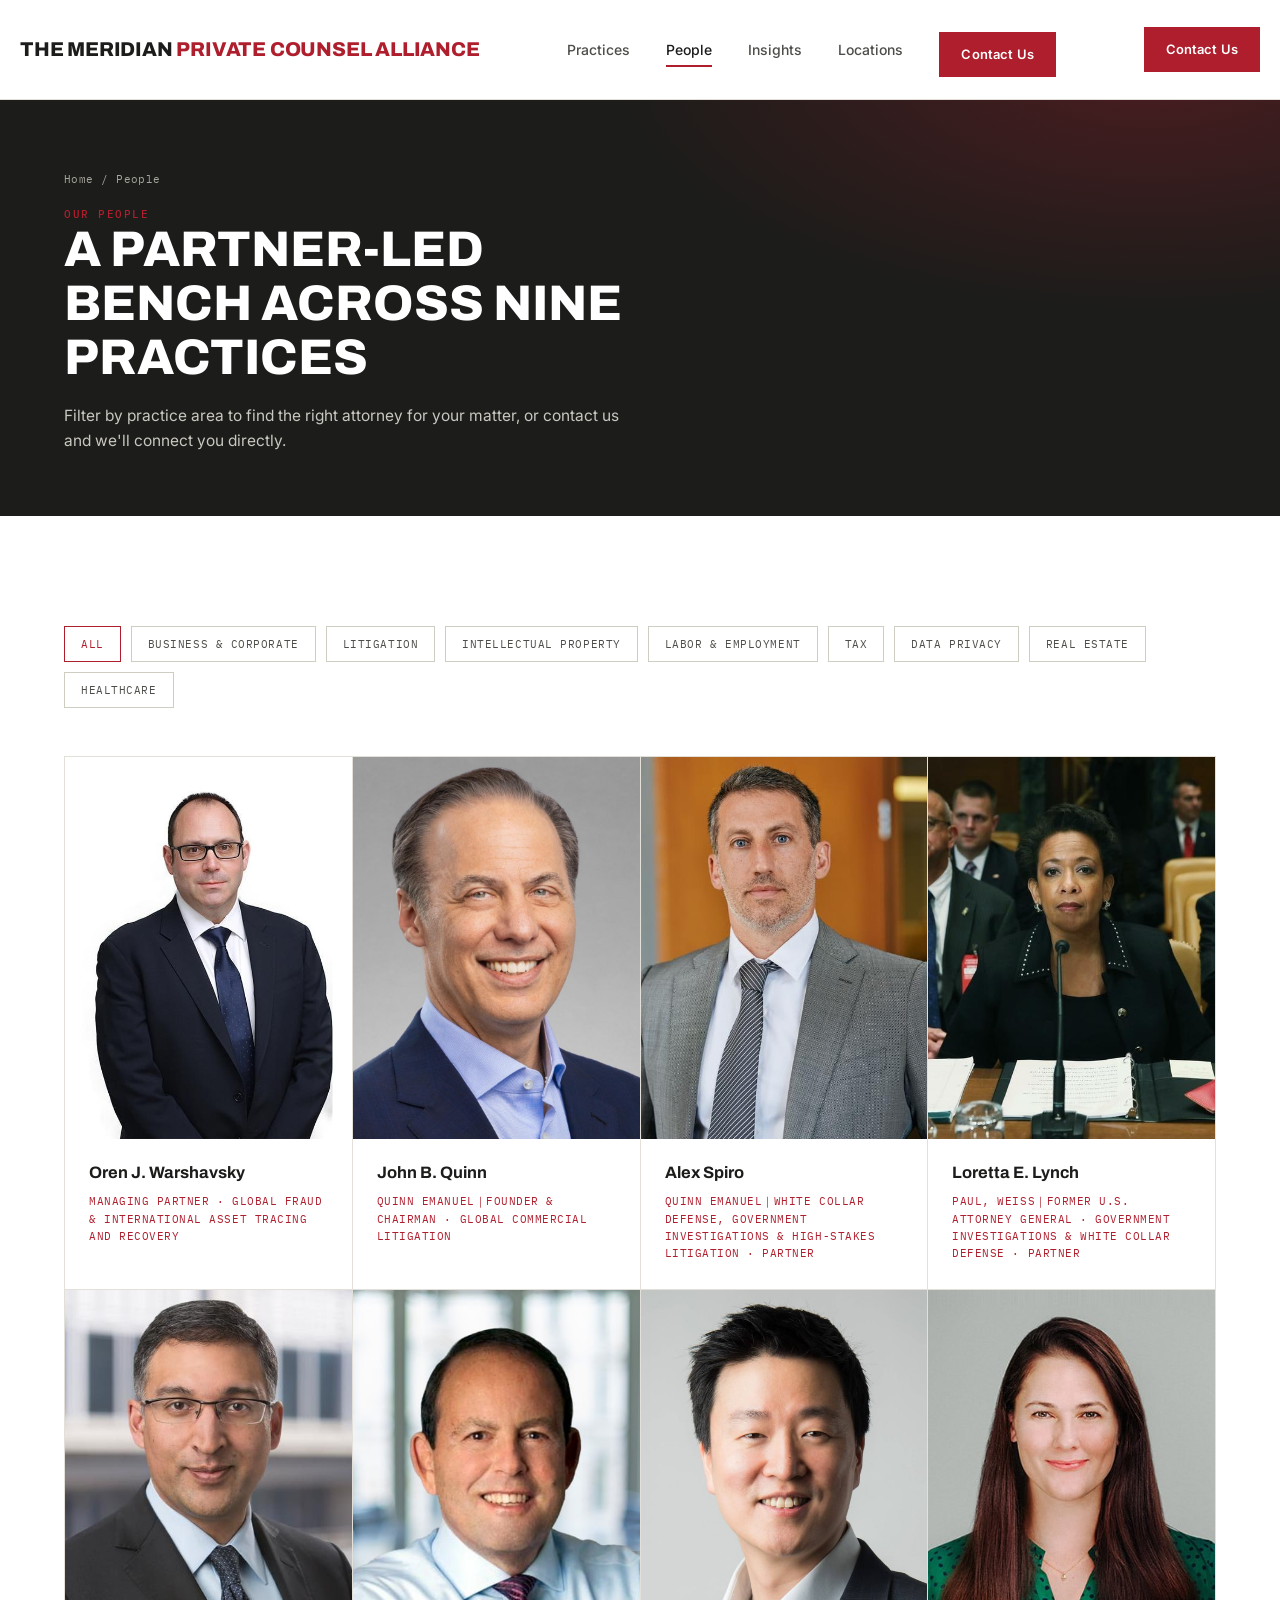
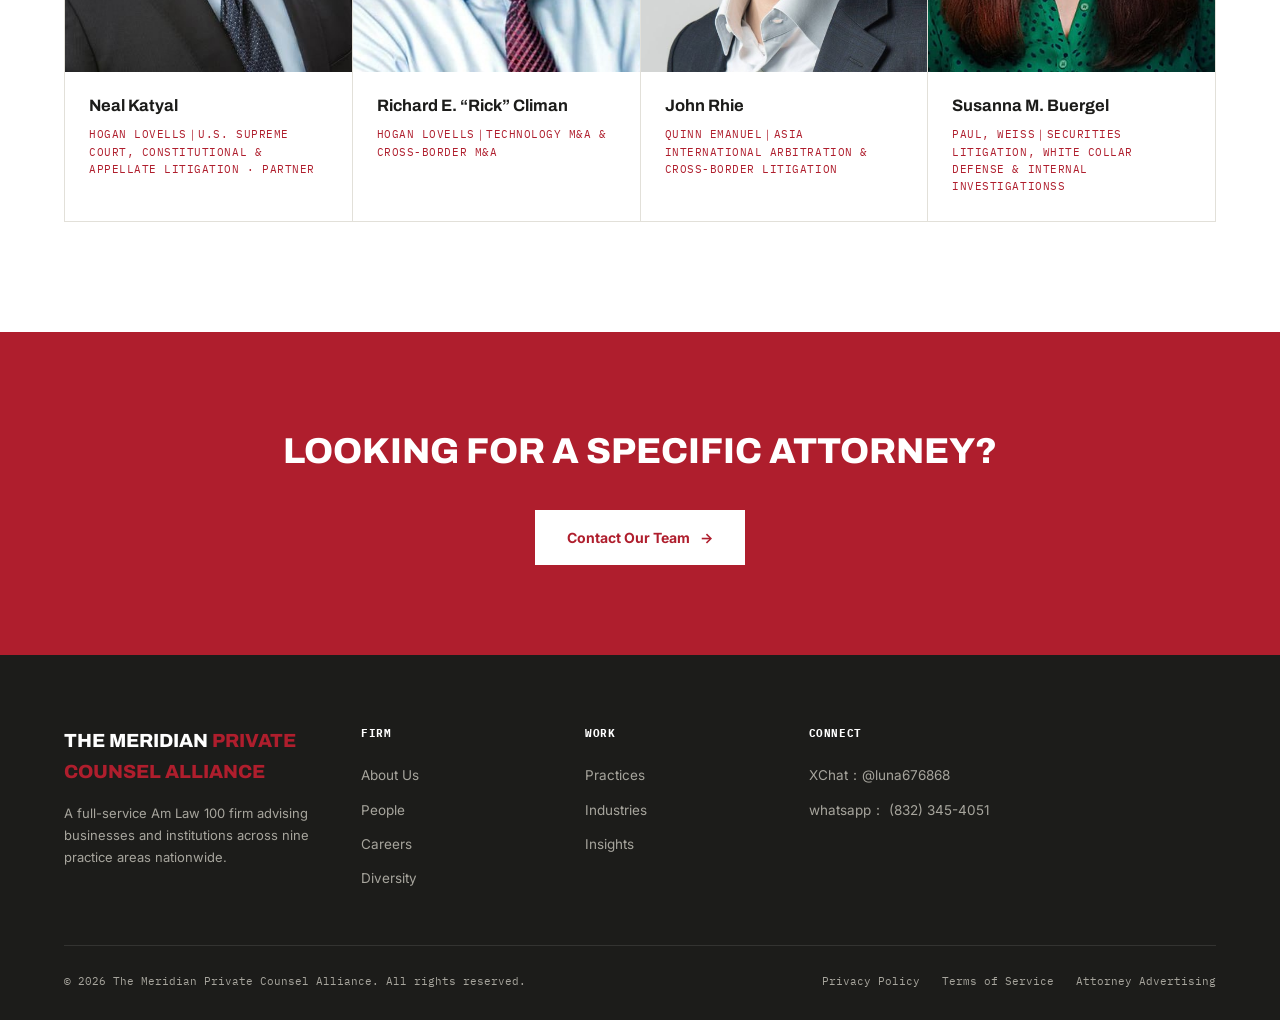
<file: people.html>
<!DOCTYPE html>
<html lang="en">

<head>
  <meta charset="UTF-8">
  <meta name="viewport" content="width=device-width, initial-scale=1.0">
  <title>People | The Meridian Private Counsel Alliance</title>
  <link rel="preconnect" href="https://fonts.googleapis.com">
  <link rel="preconnect" href="https://fonts.gstatic.com" crossorigin>
  <link
    href="https://fonts.googleapis.com/css2?family=Archivo:wght@700;800&family=Inter:wght@300;400;500;600&family=IBM+Plex+Mono:wght@400;500&display=swap"
    rel="stylesheet">
  <link rel="stylesheet" href="style.css">
</head>

<body>



  <header class="site">
    <div class="wrap nav-inner">

      <a href="index.html" class="brand">The Meridian <span>Private Counsel Alliance</span></a>
      <button class="nav-toggle" id="navToggle" aria-label="Open menu" aria-expanded="false">☰</button>
      <nav class="links" id="navLinks">
        <a href="practices.html">Practices</a>
        <a href="people.html" class="active">People</a>
        <a href="insights.html">Insights</a>
        <a href="contact.html">Locations</a>
        <a href="contact.html" class="cta-btn" style="display:inline-block; margin-top:10px;">Contact Us</a>
      </nav>
      <div class="nav-icons">
        <a href="contact.html" class="cta-btn desktop-only">Contact Us</a>
      </div>
    </div>
  </header>

  <main>

    <section class="page-hero">
      <div class="wrap">
        <div class="breadcrumb"><a href="index.html">Home</a> / People</div>
        <div class="eyebrow">Our People</div>
        <h1>A partner-led bench across nine practices</h1>
        <p class="lede">Filter by practice area to find the right attorney for your matter, or contact us and we'll
          connect you directly.</p>
      </div>
    </section>

    <section>
      <div class="wrap">

        <div class="filters" data-target=".people-card">
          <button class="filter-btn active" data-filter="all">All</button>
          <button class="filter-btn" data-filter="corp">Business &amp; Corporate</button>
          <button class="filter-btn" data-filter="lit">Litigation</button>
          <button class="filter-btn" data-filter="ip">Intellectual Property</button>
          <button class="filter-btn" data-filter="emp">Labor &amp; Employment</button>
          <button class="filter-btn" data-filter="tax">Tax</button>
          <button class="filter-btn" data-filter="priv">Data Privacy</button>
          <button class="filter-btn" data-filter="re">Real Estate</button>
          <button class="filter-btn" data-filter="health">Healthcare</button>
        </div>

        <div class="people-grid reveal">
          <a class="people-card" href="attorney.html?id=robert-hale" data-cat="corp">
            <div class="people-photo">
              <img src="images/1.png" alt="Oren J. Warshavsky">
            </div>
            <div class="info">
              <h4>Oren J. Warshavsky</h4>
              <div class="role">Managing Partner · Global Fraud & International Asset Tracing and Recovery</div>
            </div>
          </a>
          <a class="people-card" href="attorney.html?id=diane-okafor" data-cat="lit">
            <div class="people-photo">
              <img src="images/2.png" alt="Oren J. Warshavsky">
            </div>
            <div class="info">
              <h4>John B. Quinn</h4>
              <div class="role">Quinn Emanuel｜Founder & Chairman · Global Commercial Litigation</div>
            </div>
          </a>
          <a class="people-card" href="attorney.html?id=marcus-feldman" data-cat="ip">
            <div class="people-photo">
              <img src="images/3.png" alt="Oren J. Warshavsky">
            </div>
            <div class="info">
              <h4>Alex Spiro</h4>
              <div class="role">Quinn Emanuel｜White Collar Defense, Government Investigations & High-Stakes Litigation ·
                Partner</div>
            </div>
          </a>
          <a class="people-card" href="attorney.html?id=angela-whitmore" data-cat="emp">
            <div class="people-photo">
              <img src="images/4.png" alt="Oren J. Warshavsky">
            </div>
            <div class="info">
              <h4>Loretta E. Lynch</h4>
              <div class="role">Paul, Weiss｜Former U.S. Attorney General · Government Investigations & White Collar
                Defense · Partner</div>
            </div>
          </a>
          <a class="people-card" href="attorney.html?id=thomas-reyes" data-cat="tax">
            <div class="people-photo">
              <img src="images/5.png" alt="Oren J. Warshavsky">
            </div>
            <div class="info">
              <h4>Neal Katyal</h4>
              <div class="role">Hogan Lovells｜U.S. Supreme Court, Constitutional & Appellate Litigation · Partner</div>
            </div>
          </a>
          <a class="people-card" href="attorney.html?id=sarah-lindqvist" data-cat="priv">
            <div class="people-photo">
              <img src="images/6.png" alt="Oren J. Warshavsky">
            </div>
            <div class="info">
              <h4>Richard E. “Rick” Climan</h4>
              <div class="role">Hogan Lovells｜Technology M&A & Cross-Border M&A</div>
            </div>
          </a>
          <a class="people-card" href="attorney.html?id=james-cho" data-cat="re">
            <div class="people-photo">
              <img src="images/7.png" alt="Oren J. Warshavsky">
            </div>
            <div class="info">
              <h4>John Rhie</h4>
              <div class="role">Quinn Emanuel｜Asia International Arbitration & Cross-Border Litigation</div>
            </div>
          </a>
          <a class="people-card" href="attorney.html?id=priya-raman" data-cat="health">
            <div class="people-photo">
              <img src="images/8.png" alt="Oren J. Warshavsky">
            </div>
            <div class="info">
              <h4>Susanna M. Buergel</h4>
              <div class="role">Paul, Weiss｜Securities Litigation, White Collar Defense & Internal Investigationss</div>
            </div>
          </a>
        </div>

      </div>
    </section>

    <section class="cta-band" style="padding:90px 0;">
      <div class="wrap">
        <h2>Looking for a specific attorney?</h2>
        <a href="contact.html" class="btn-white">Contact Our Team <span class="arrow">→</span></a>
      </div>
    </section>

  </main>

  <footer>
    <div class="wrap">
      <div class="foot-grid">
        <div>
          <div class="foot-brand">The Meridian <span>Private Counsel Alliance</span></div>
          <p>A full-service Am Law 100 firm advising businesses and institutions across nine practice areas nationwide.
          </p>
        </div>
        <div class="foot-col">
          <h5>Firm</h5>
          <a href="index.html">About Us</a>
          <a href="people.html">People</a>
          <a href="#">Careers</a>
          <a href="#">Diversity</a>
        </div>
        <div class="foot-col">
          <h5>Work</h5>
          <a href="practices.html">Practices</a>
          <a href="index.html">Industries</a>
          <a href="insights.html">Insights</a>
        </div>
        <div class="foot-col">
          <h5>Connect</h5>
          <a href="contact.html">XChat：@luna676868</a>
          <a href="contact.html">whatsapp： (832) 345-4051</a>
        </div>

      </div>
      <div class="foot-bottom">
        <div>© 2026 The Meridian Private Counsel Alliance. All rights reserved.</div>
        <div class="foot-links">
          <a href="#">Privacy Policy</a>
          <a href="#">Terms of Service</a>
          <a href="#">Attorney Advertising</a>
        </div>
      </div>
    </div>
  </footer>

  <script src="script.js"></script>
</body>

</html>
</file>
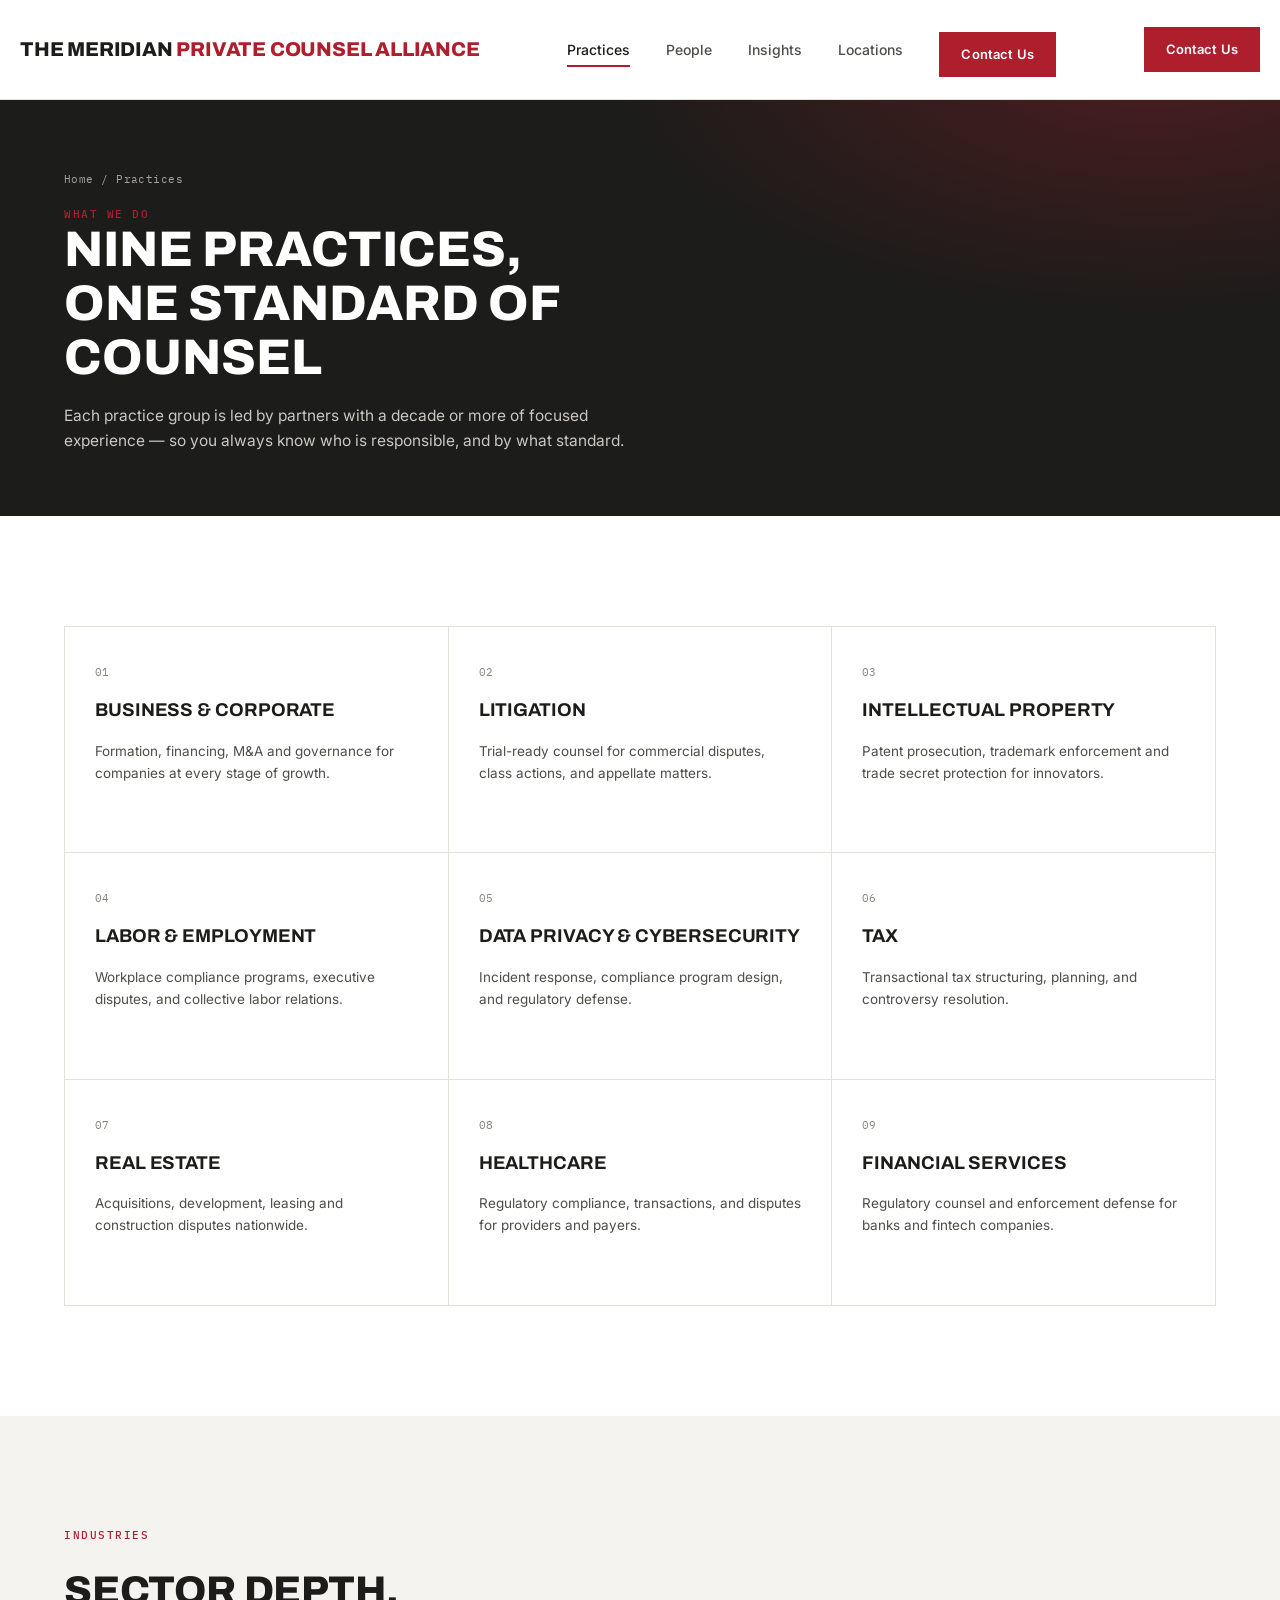
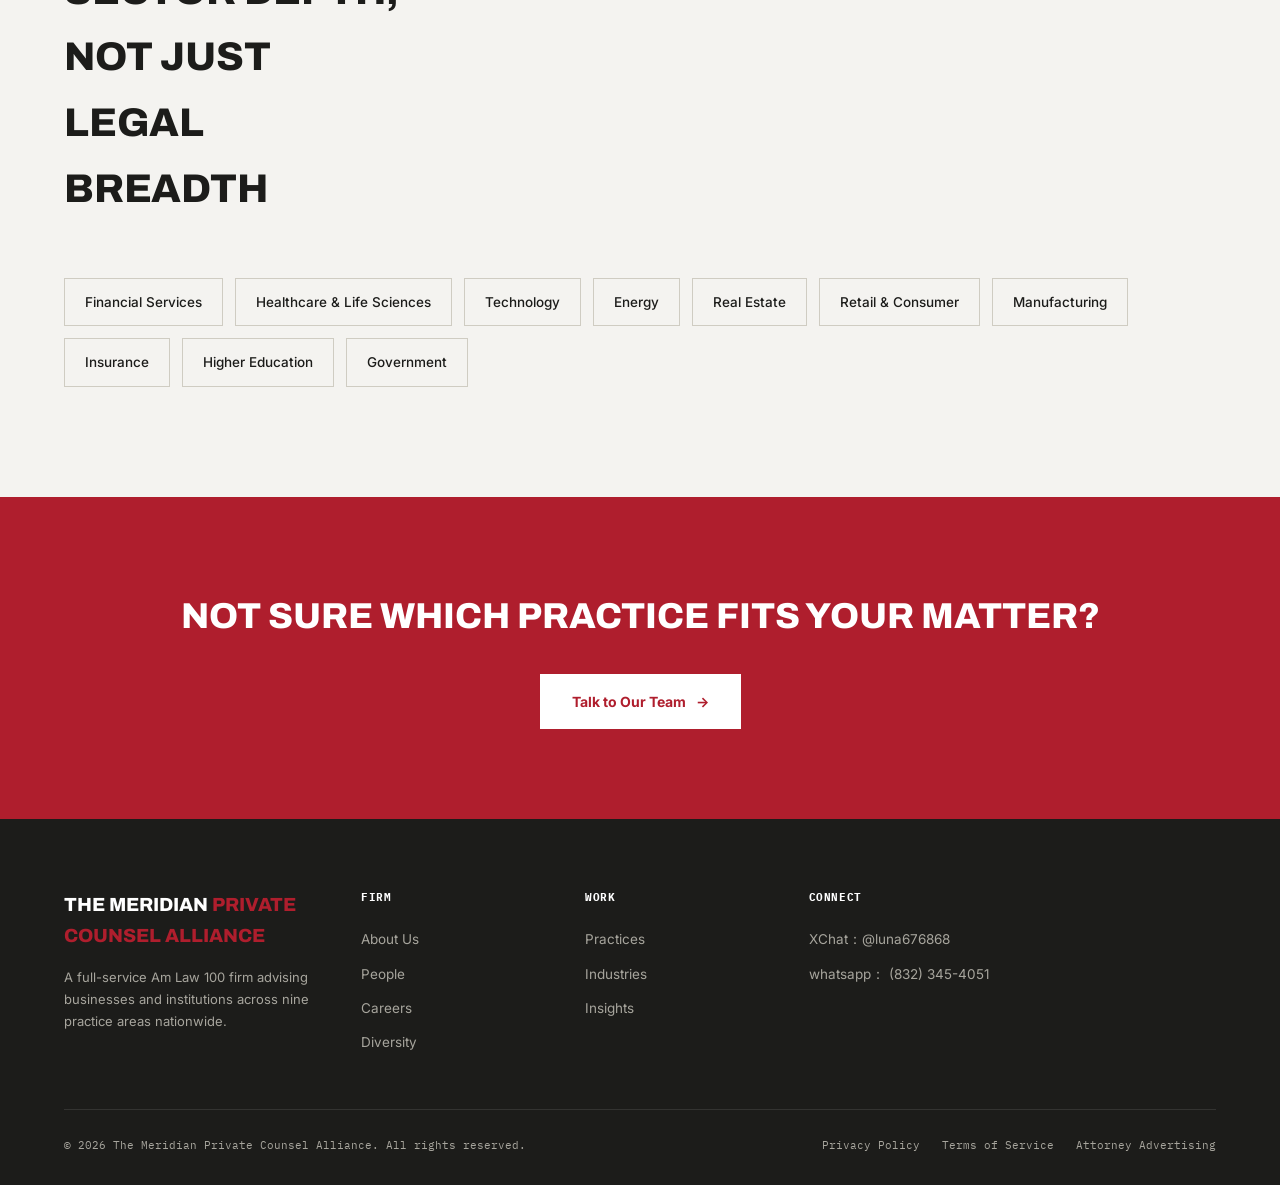
<file: practices.html>
<!DOCTYPE html>
<html lang="en">

<head>
  <meta charset="UTF-8">
  <meta name="viewport" content="width=device-width, initial-scale=1.0">
  <title>Practices | The Meridian Private Counsel Alliance</title>
  <link rel="preconnect" href="https://fonts.googleapis.com">
  <link rel="preconnect" href="https://fonts.gstatic.com" crossorigin>
  <link
    href="https://fonts.googleapis.com/css2?family=Archivo:wght@700;800&family=Inter:wght@300;400;500;600&family=IBM+Plex+Mono:wght@400;500&display=swap"
    rel="stylesheet">
  <link rel="stylesheet" href="style.css">
</head>

<body>



  <header class="site">
    <div class="wrap nav-inner">

      <a href="index.html" class="brand">The Meridian <span>Private Counsel Alliance</span></a>
      <button class="nav-toggle" id="navToggle" aria-label="Open menu" aria-expanded="false">☰</button>
      <nav class="links" id="navLinks">
        <a href="practices.html" class="active">Practices</a>
        <a href="people.html">People</a>
        <a href="insights.html">Insights</a>
        <a href="contact.html">Locations</a>
        <a href="contact.html" class="cta-btn" style="display:inline-block; margin-top:10px;">Contact Us</a>
      </nav>
      <div class="nav-icons">
        <a href="contact.html" class="cta-btn desktop-only">Contact Us</a>
      </div>
    </div>
  </header>

  <main>

    <section class="page-hero">
      <div class="wrap">
        <div class="breadcrumb"><a href="index.html">Home</a> / Practices</div>
        <div class="eyebrow">What We Do</div>
        <h1>Nine practices, one standard of counsel</h1>
        <p class="lede">Each practice group is led by partners with a decade or more of focused experience — so you
          always know who is responsible, and by what standard.</p>
      </div>
    </section>

    <section>
      <div class="wrap">
        <div class="practice-grid reveal">

          <a class="practice-card" href="contact.html">
            <div class="idx">01</div>
            <h3>Business &amp; Corporate</h3>
            <p>Formation, financing, M&amp;A and governance for companies at every stage of growth.</p>
            <div class="go">Speak to a partner →</div>
          </a>

          <a class="practice-card" href="contact.html">
            <div class="idx">02</div>
            <h3>Litigation</h3>
            <p>Trial-ready counsel for commercial disputes, class actions, and appellate matters.</p>
            <div class="go">Speak to a partner →</div>
          </a>

          <a class="practice-card" href="contact.html">
            <div class="idx">03</div>
            <h3>Intellectual Property</h3>
            <p>Patent prosecution, trademark enforcement and trade secret protection for innovators.</p>
            <div class="go">Speak to a partner →</div>
          </a>

          <a class="practice-card" href="contact.html">
            <div class="idx">04</div>
            <h3>Labor &amp; Employment</h3>
            <p>Workplace compliance programs, executive disputes, and collective labor relations.</p>
            <div class="go">Speak to a partner →</div>
          </a>

          <a class="practice-card" href="contact.html">
            <div class="idx">05</div>
            <h3>Data Privacy &amp; Cybersecurity</h3>
            <p>Incident response, compliance program design, and regulatory defense.</p>
            <div class="go">Speak to a partner →</div>
          </a>

          <a class="practice-card" href="contact.html">
            <div class="idx">06</div>
            <h3>Tax</h3>
            <p>Transactional tax structuring, planning, and controversy resolution.</p>
            <div class="go">Speak to a partner →</div>
          </a>

          <a class="practice-card" href="contact.html">
            <div class="idx">07</div>
            <h3>Real Estate</h3>
            <p>Acquisitions, development, leasing and construction disputes nationwide.</p>
            <div class="go">Speak to a partner →</div>
          </a>

          <a class="practice-card" href="contact.html">
            <div class="idx">08</div>
            <h3>Healthcare</h3>
            <p>Regulatory compliance, transactions, and disputes for providers and payers.</p>
            <div class="go">Speak to a partner →</div>
          </a>

          <a class="practice-card" href="contact.html">
            <div class="idx">09</div>
            <h3>Financial Services</h3>
            <p>Regulatory counsel and enforcement defense for banks and fintech companies.</p>
            <div class="go">Speak to a partner →</div>
          </a>

        </div>
      </div>
    </section>

    <section class="section-alt">
      <div class="wrap">
        <div class="sec-head reveal">
          <div>
            <div class="eyebrow">Industries</div>
            <h2>Sector depth, not just legal breadth</h2>
          </div>
        </div>
        <div class="industries reveal">
          <span class="industry-pill">Financial Services</span>
          <span class="industry-pill">Healthcare &amp; Life Sciences</span>
          <span class="industry-pill">Technology</span>
          <span class="industry-pill">Energy</span>
          <span class="industry-pill">Real Estate</span>
          <span class="industry-pill">Retail &amp; Consumer</span>
          <span class="industry-pill">Manufacturing</span>
          <span class="industry-pill">Insurance</span>
          <span class="industry-pill">Higher Education</span>
          <span class="industry-pill">Government</span>
        </div>
      </div>
    </section>

    <section class="cta-band" style="padding:90px 0;">
      <div class="wrap">
        <h2>Not sure which practice fits your matter?</h2>
        <a href="contact.html" class="btn-white">Talk to Our Team <span class="arrow">→</span></a>
      </div>
    </section>

  </main>

  <footer>
    <div class="wrap">
      <div class="foot-grid">
        <div>
          <div class="foot-brand">The Meridian <span>Private Counsel Alliance</span></div>
          <p>A full-service Am Law 100 firm advising businesses and institutions across nine practice areas nationwide.
          </p>
        </div>
        <div class="foot-col">
          <h5>Firm</h5>
          <a href="index.html">About Us</a>
          <a href="people.html">People</a>
          <a href="#">Careers</a>
          <a href="#">Diversity</a>
        </div>
        <div class="foot-col">
          <h5>Work</h5>
          <a href="practices.html">Practices</a>
          <a href="index.html">Industries</a>
          <a href="insights.html">Insights</a>
        </div>
        <div class="foot-col">
          <h5>Connect</h5>
          <a href="contact.html">XChat：@luna676868</a>
          <a href="contact.html">whatsapp： (832) 345-4051</a>
        </div>
      </div>
      <div class="foot-bottom">
        <div>© 2026 The Meridian Private Counsel Alliance. All rights reserved.</div>
        <div class="foot-links">
          <a href="#">Privacy Policy</a>
          <a href="#">Terms of Service</a>
          <a href="#">Attorney Advertising</a>
        </div>
      </div>
    </div>
  </footer>

  <script src="script.js"></script>
</body>

</html>
</file>
<file: style.css>
:root{
  --paper:#ffffff;
  --stone:#f4f3f0;
  --stone-2:#eceae4;
  --ink:#1c1c1a;
  --ink-soft:#4d4d49;
  --dim:#83837c;
  --red:#af1e2d;
  --red-dark:#7c1420;
  --line:#e2e0d9;
  --line-strong:#cfccc2;
  --display:'Archivo', sans-serif;
  --sans:'Inter', sans-serif;
  --mono:'IBM Plex Mono', monospace;
  --ease: cubic-bezier(.2,.65,.15,1);
}

*{box-sizing:border-box; margin:0; padding:0;}
html{scroll-behavior:smooth;}
body{
  background:var(--paper);
  color:var(--ink);
  font-family:var(--sans);
  font-weight:400;
  line-height:1.65;
  overflow-x:hidden;
}
a{color:inherit; text-decoration:none;}
::selection{background:var(--red); color:var(--paper);}
:focus-visible{outline:2px solid var(--red); outline-offset:3px;}
img{max-width:100%; display:block;}

.wrap{max-width:1240px; margin:0 auto; padding:0 44px;}
@media (max-width:640px){ .wrap{padding:0 22px;} }

.eyebrow{
  font-family:var(--mono);
  font-size:11px;
  letter-spacing:.14em;
  text-transform:uppercase;
  color:var(--red);
  display:flex; align-items:center; gap:10px;
  font-weight:500;
}

/* ---------- TOP UTILITY BAR ---------- */
.utility-bar{
  background:var(--ink); color:#d8d6cf;
  font-family:var(--mono); font-size:11px; letter-spacing:.04em;
}
.utility-inner{
  display:flex; justify-content:flex-end; gap:28px;
  padding:9px 0;
}
.utility-inner a{opacity:.85; transition:opacity .2s;}
.utility-inner a:hover{opacity:1; color:var(--paper);}
@media (max-width:700px){ .utility-bar{display:none;} }

/* ---------- NAV ---------- */
header.site{
  position:sticky; top:0; z-index:100;
  background:rgba(255,255,255,0.96);
  backdrop-filter:blur(8px);
  border-bottom:1px solid var(--line);
}
.nav-inner{
  display:flex; align-items:center; justify-content:space-between;
  padding:22px 0;
}
.brand{
  font-family:var(--display);
  font-weight:800;
  font-size:20px;
  letter-spacing:-0.01em;
  color:var(--ink);
  text-transform:uppercase;
}
.brand span{color:var(--red);}
nav.links{display:flex; align-items:center; gap:36px; font-size:14px;}
nav.links a:not(.cta-btn){
  position:relative; padding:6px 0; color:var(--ink-soft);
  font-weight:500; transition:color .25s;
}
nav.links a:not(.cta-btn):hover, nav.links a:not(.cta-btn).active{color:var(--ink);}
nav.links a:not(.cta-btn)::after{
  content:''; position:absolute; left:0; bottom:0; width:0; height:2px;
  background:var(--red); transition:width .3s var(--ease);
}
nav.links a:not(.cta-btn):hover::after, nav.links a:not(.cta-btn).active::after{width:100%;}
.nav-icons{display:flex; align-items:center; gap:18px;}
.icon-btn{
  width:38px; height:38px; display:flex; align-items:center; justify-content:center;
  border:1px solid var(--line-strong); background:none; cursor:pointer;
  color:var(--ink); transition:border-color .25s, background .25s;
}
.icon-btn:hover{border-color:var(--red); background:var(--stone);}
.cta-btn{
  font-family:var(--sans); font-size:13px; font-weight:600; letter-spacing:.01em;
  background:var(--red); color:var(--paper); padding:12px 22px;
  transition:background .25s;
}
.cta-btn:hover{background:var(--red-dark);}
.nav-toggle{display:none; background:none; border:none; color:var(--ink); font-size:22px; cursor:pointer;}
@media (max-width:900px){
  nav.links{
    position:fixed; top:0; left:0; right:0; bottom:0; z-index:200;
    flex-direction:column; align-items:flex-start; justify-content:flex-start; gap:0;
    background:var(--paper); padding:100px 26px 26px;
    transform:translateX(100%); transition:transform .35s var(--ease);
  }
  nav.links.open{transform:translateX(0);}
  nav.links a:not(.cta-btn){padding:18px 0; border-bottom:1px solid var(--line); font-size:19px; width:100%;}
  .nav-toggle{display:block; z-index:201;}
  .nav-icons .icon-btn.search-desktop{display:none;}
}

/* ---------- HERO w/ signature search ---------- */
.hero{
  padding:96px 0 0;
  background:var(--ink);
  color:var(--paper);
  position:relative;
  overflow:hidden;
}
.hero::before{
  content:'';
  position:absolute; inset:0;
  background:
    radial-gradient(1100px 480px at 15% -10%, rgba(175,30,45,0.35), transparent 60%),
    radial-gradient(700px 500px at 100% 110%, rgba(175,30,45,0.18), transparent 60%);
}
.hero-inner{position:relative; text-align:center; padding-bottom:90px;}
.hero .eyebrow{justify-content:center; color:#e2a4ab;}
.hero h1{
  font-family:var(--display); font-weight:800; text-transform:uppercase;
  font-size:clamp(34px,6vw,72px); line-height:1.04; letter-spacing:-0.01em;
  margin:24px auto 22px; max-width:16ch;
}
.hero p.lede{
  font-size:17px; color:#c9c7c0; max-width:56ch; margin:0 auto; font-weight:300;
}

/* signature: oversized search-first block, cutting into hero */
.search-block{
  position:relative; margin-top:52px;
  max-width:760px; margin-left:auto; margin-right:auto;
}
.search-form{
  display:flex; align-items:stretch;
  background:var(--paper); border-radius:2px;
  box-shadow:0 24px 60px -20px rgba(0,0,0,0.5);
}
.search-form input{
  flex:1; border:none; background:none; padding:22px 24px;
  font-family:var(--sans); font-size:16px; color:var(--ink);
}
.search-form input:focus{outline:none;}
.search-form input::placeholder{color:var(--dim);}
.search-form button{
  border:none; background:var(--red); color:var(--paper);
  padding:0 30px; font-family:var(--sans); font-weight:600; font-size:14px;
  cursor:pointer; transition:background .25s; display:flex; align-items:center; gap:8px;
}
.search-form button:hover{background:var(--red-dark);}
.search-tags{
  display:flex; gap:10px; justify-content:center; flex-wrap:wrap; margin-top:22px;
}
.search-tags span{
  font-family:var(--mono); font-size:11px; color:#a7a59d;
  border:1px solid rgba(255,255,255,0.18); padding:7px 14px; border-radius:20px;
  transition:border-color .2s, color .2s; cursor:default;
}
.search-tags span:hover{border-color:var(--red); color:var(--paper);}
@media (max-width:640px){
  .search-form{flex-direction:column;}
  .search-form button{padding:16px; justify-content:center;}
}

/* stat strip under hero, dark to light seam */
.hero-stats{
  position:relative; background:var(--ink);
  border-top:1px solid rgba(255,255,255,0.08);
}
.hero-stats .wrap{
  display:grid; grid-template-columns:repeat(4,1fr);
  padding:0;
}
.hero-stats .stat{
  padding:34px 30px; border-left:1px solid rgba(255,255,255,0.1);
  text-align:center;
}
.hero-stats .stat:first-child{border-left:none;}
.hero-stats .n{font-family:var(--display); font-weight:800; font-size:32px; color:var(--paper);}
.hero-stats .l{font-size:11.5px; color:#a7a59d; margin-top:6px; letter-spacing:.03em;}
@media (max-width:760px){
  .hero-stats .wrap{grid-template-columns:repeat(2,1fr);}
  .hero-stats .stat:nth-child(3){border-left:none;}
  .hero-stats .stat{border-bottom:1px solid rgba(255,255,255,0.1);}
}

/* ---------- reveal ---------- */
.reveal{opacity:0; transform:translateY(24px); transition:opacity .7s var(--ease), transform .7s var(--ease);}
.reveal.in{opacity:1; transform:none;}

/* ---------- SECTIONS ---------- */
section{padding:110px 0;}
.section-alt{background:var(--stone);}
.sec-head{
  display:flex; justify-content:space-between; align-items:flex-end; gap:40px;
  margin-bottom:56px; flex-wrap:wrap;
}
.sec-head h2{
  font-family:var(--display); font-weight:800; text-transform:uppercase;
  font-size:clamp(26px,3.4vw,40px); margin-top:14px; letter-spacing:-0.005em;
  max-width:14ch;
}
.sec-head p{color:var(--ink-soft); font-size:15px; max-width:44ch;}
.link-arrow{
  font-family:var(--sans); font-size:13.5px; font-weight:600; color:var(--red);
  display:inline-flex; align-items:center; gap:8px; white-space:nowrap;
  border-bottom:1px solid transparent; transition:border-color .25s;
}
.link-arrow:hover{border-color:var(--red);}
.link-arrow .arrow{transition:transform .25s var(--ease);}
.link-arrow:hover .arrow{transform:translateX(4px);}

/* ---------- PRACTICE GRID ---------- */
.practice-grid{
  display:grid; grid-template-columns:repeat(3,1fr); gap:1px;
  background:var(--line); border:1px solid var(--line);
}
.practice-card{
  background:var(--paper); padding:36px 30px;
  transition:background .3s;
  display:flex; flex-direction:column; gap:14px;
}
.practice-card:hover{background:var(--stone);}
.practice-card .idx{font-family:var(--mono); font-size:11px; color:var(--dim);}
.practice-card h3{font-family:var(--display); font-weight:700; font-size:18.5px; text-transform:uppercase; letter-spacing:-0.005em;}
.practice-card p{font-size:13.5px; color:var(--ink-soft);}
.practice-card .go{
  margin-top:auto; font-family:var(--mono); font-size:11px; color:var(--red);
  display:flex; align-items:center; gap:6px; opacity:0; transform:translateX(-6px);
  transition:opacity .25s, transform .25s;
}
.practice-card:hover .go{opacity:1; transform:none;}
@media (max-width:900px){ .practice-grid{grid-template-columns:repeat(2,1fr);} }
@media (max-width:600px){ .practice-grid{grid-template-columns:1fr;} }

/* ---------- INDUSTRIES STRIP ---------- */
.industries{
  display:flex; flex-wrap:wrap; gap:12px;
}
.industry-pill{
  font-family:var(--sans); font-size:13.5px; font-weight:500; color:var(--ink);
  border:1px solid var(--line-strong); padding:12px 20px;
  transition:border-color .25s, background .25s;
}
.industry-pill:hover{border-color:var(--red); background:var(--paper);}

/* ---------- INSIGHTS ---------- */
.insight-grid{display:grid; grid-template-columns:repeat(3,1fr); gap:34px;}
@media (max-width:900px){ .insight-grid{grid-template-columns:1fr; gap:40px;} }
.insight-card{display:flex; flex-direction:column; gap:14px;}
.insight-thumb{
  aspect-ratio:16/10; background:linear-gradient(150deg, var(--ink) 0%, var(--red-dark) 130%);
  position:relative; overflow:hidden;
}
.insight-thumb::after{
  content:attr(data-tag); position:absolute; left:16px; bottom:16px;
  font-family:var(--mono); font-size:10.5px; letter-spacing:.06em; color:#f0dde0;
  text-transform:uppercase;
}
.insight-card .date{font-family:var(--mono); font-size:11px; color:var(--dim); letter-spacing:.03em;}
.insight-card h3{font-family:var(--display); font-weight:700; font-size:19px; line-height:1.3;}
.insight-card p{font-size:13.5px; color:var(--ink-soft);}

/* ---------- RECOGNITION BAND ---------- */
.recognition{
  background:var(--ink); color:var(--paper); padding:64px 0;
}
.recognition .wrap{display:flex; align-items:center; justify-content:space-between; gap:40px; flex-wrap:wrap;}
.recognition-list{display:flex; gap:44px; flex-wrap:wrap; font-family:var(--mono); font-size:12px; letter-spacing:.08em; color:#a7a59d; text-transform:uppercase;}
.recognition-list span{color:var(--paper);}

/* ---------- OFFICES / LOCATIONS ---------- */
.office-grid{display:grid; grid-template-columns:repeat(3,1fr); gap:1px; background:var(--line); border:1px solid var(--line);}
.office-card{background:var(--paper); padding:32px 28px; transition:background .3s;}
.office-card:hover{background:var(--stone);}
.office-card h4{font-family:var(--display); font-weight:700; font-size:17px; text-transform:uppercase; margin-bottom:12px;}
.office-card .tag{font-family:var(--mono); font-size:10.5px; color:var(--red); letter-spacing:.06em; display:block; margin-bottom:14px; text-transform:uppercase;}
.office-card .line{font-size:13.5px; color:var(--ink-soft); margin-top:3px;}
@media (max-width:900px){ .office-grid{grid-template-columns:1fr 1fr;} }
@media (max-width:600px){ .office-grid{grid-template-columns:1fr;} }

/* ---------- PAGE HERO (inner pages) ---------- */
.page-hero{
  background:var(--ink); color:var(--paper); padding:70px 0 62px;
  position:relative; overflow:hidden;
}
.page-hero::before{
  content:''; position:absolute; inset:0;
  background:radial-gradient(900px 420px at 90% -10%, rgba(175,30,45,0.32), transparent 60%);
}
.page-hero .wrap{position:relative;}
.breadcrumb{font-family:var(--mono); font-size:11px; color:#a7a59d; margin-bottom:16px; letter-spacing:.04em;}
.breadcrumb a{color:#a7a59d; transition:color .2s;}
.breadcrumb a:hover{color:var(--paper);}
.page-hero h1{
  font-family:var(--display); font-weight:800; text-transform:uppercase;
  font-size:clamp(30px,4.6vw,50px); line-height:1.08; max-width:18ch;
}
.page-hero p.lede{color:#c9c7c0; max-width:58ch; margin-top:18px; font-size:15.5px;}

/* ---------- FILTERS ---------- */
.filters{display:flex; gap:10px; flex-wrap:wrap; margin-bottom:48px;}
.filter-btn{
  font-family:var(--mono); font-size:11px; letter-spacing:.05em;
  border:1px solid var(--line-strong); color:var(--ink-soft);
  padding:10px 16px; background:none; cursor:pointer; transition:all .2s;
  text-transform:uppercase;
}
.filter-btn:hover, .filter-btn.active{border-color:var(--red); color:var(--red);}

/* ---------- PEOPLE GRID ---------- */
.people-grid{display:grid; grid-template-columns:repeat(4,1fr); gap:1px; background:var(--line); border:1px solid var(--line);}
.people-card{background:var(--paper); padding:0 0 26px; transition:background .3s;}
.people-card:hover{background:var(--stone);}
.people-photo{
  width:100%; aspect-ratio:3/4;
  background:linear-gradient(160deg, var(--stone-2) 0%, var(--line) 100%);
  position:relative; margin-bottom:20px; overflow:hidden;
}
.people-photo::after{
  content:attr(data-initial); position:absolute; inset:0; display:flex; align-items:center; justify-content:center;
  font-family:var(--display); font-weight:800; font-size:34px; color:rgba(28,28,26,0.16);
}
.people-photo img{
  width:100%; height:100%; object-fit:cover; display:block; position:relative; z-index:1;
}
.people-card .info{padding:0 24px;}
.people-card h4{font-family:var(--display); font-weight:700; font-size:16.5px;}
.people-card .role{font-family:var(--mono); font-size:10.5px; color:var(--red); margin-top:7px; letter-spacing:.05em; text-transform:uppercase;}
.people-card[hidden]{display:none;}
@media (max-width:900px){ .people-grid{grid-template-columns:repeat(2,1fr);} }

/* ---------- CONTACT FORM ---------- */
.contact-grid{display:grid; grid-template-columns:1fr 1fr; gap:70px;}
@media (max-width:900px){ .contact-grid{grid-template-columns:1fr; gap:50px;} }
.field{margin-bottom:22px;}
.field label{
  font-family:var(--mono); font-size:10.5px; letter-spacing:.06em; color:var(--dim);
  display:block; margin-bottom:9px; text-transform:uppercase;
}
.field input, .field textarea, .field select{
  width:100%; background:var(--paper); border:1px solid var(--line-strong);
  color:var(--ink); font-family:var(--sans); font-size:14.5px; padding:13px 14px;
  transition:border-color .25s;
}
.field input:focus, .field textarea:focus, .field select:focus{border-color:var(--red); outline:none;}
.field textarea{resize:vertical; min-height:100px;}
.contact-info{display:flex; flex-direction:column; gap:30px;}
.info-block h5{font-family:var(--mono); font-size:10.5px; color:var(--red); letter-spacing:.06em; margin-bottom:10px; text-transform:uppercase;}
.info-block div{font-size:14.5px; color:var(--ink);}
.info-block .sub{color:var(--dim); font-size:13px; margin-top:4px;}

/* ---------- CTA BAND ---------- */
.cta-band{
  background:var(--red); color:var(--paper); text-align:center; padding:80px 0;
}
.cta-band h2{
  font-family:var(--display); font-weight:800; text-transform:uppercase;
  font-size:clamp(24px,3vw,36px); margin-bottom:28px;
}
.cta-band .btn-white{
  display:inline-flex; align-items:center; gap:10px;
  background:var(--paper); color:var(--red); font-weight:700; font-size:14px;
  padding:16px 32px; transition:transform .25s var(--ease);
}
.cta-band .btn-white:hover{transform:translateY(-2px);}

/* ---------- FOOTER ---------- */
footer{background:var(--ink); color:#a7a59d; padding:70px 0 30px;}
.foot-grid{display:grid; grid-template-columns:1.4fr repeat(4,1fr); gap:40px; padding-bottom:50px; border-bottom:1px solid rgba(255,255,255,0.1);}
.foot-brand{font-family:var(--display); font-weight:800; font-size:19px; color:var(--paper); text-transform:uppercase; margin-bottom:14px;}
.foot-brand span{color:var(--red);}
.foot-grid p{font-size:13px; line-height:1.7; max-width:32ch;}
.foot-col h5{font-family:var(--mono); font-size:10.5px; color:var(--paper); letter-spacing:.06em; margin-bottom:16px; text-transform:uppercase;}
.foot-col a{display:block; font-size:13.5px; padding:6px 0; color:#a7a59d; transition:color .2s;}
.foot-col a:hover{color:var(--paper);}
@media (max-width:900px){ .foot-grid{grid-template-columns:repeat(2,1fr);} }
.foot-bottom{
  display:flex; justify-content:space-between; align-items:center; flex-wrap:wrap; gap:14px;
  padding-top:26px; font-family:var(--mono); font-size:11px;
}
.foot-bottom .foot-links{display:flex; gap:22px; flex-wrap:wrap;}
.foot-bottom a:hover{color:var(--paper);}

@media (prefers-reduced-motion: reduce){
  html{scroll-behavior:auto;}
  .reveal{transition:none; opacity:1; transform:none;}
}

/* ---------- ATTORNEY DETAIL ---------- */
.bio-grid{display:grid; grid-template-columns:320px 1fr; gap:64px;}
@media (max-width:900px){ .bio-grid{grid-template-columns:1fr; gap:40px;} }
.bio-photo{
  width:100%; aspect-ratio:3/4;
  background:linear-gradient(160deg, var(--stone-2) 0%, var(--line) 100%);
  position:relative; overflow:hidden;
}
.bio-photo::after{
  content:attr(data-initial); position:absolute; inset:0; display:flex; align-items:center; justify-content:center;
  font-family:var(--display); font-weight:800; font-size:44px; color:rgba(28,28,26,0.16);
}
.bio-photo img{width:100%; height:100%; object-fit:cover; display:block; position:relative; z-index:1;}

/* gallery layouts: 1 / 2 / 3 photos */
.bio-gallery-2{display:grid; grid-template-columns:1fr 1fr; gap:8px;}
.bio-gallery-2 .bio-photo{aspect-ratio:3/4;}
.bio-gallery-3{display:flex; flex-direction:column; gap:8px;}
.bio-gallery-3 .bio-photo-main{aspect-ratio:4/3;}
.bio-photo-sub{display:grid; grid-template-columns:1fr 1fr; gap:8px;}
.bio-photo-sub .bio-photo{aspect-ratio:1/1;}
.bio-side .info-block{margin-top:26px; padding-top:26px; border-top:1px solid var(--line);}
.bio-side .cta-btn{width:100%; text-align:center; margin-top:20px;}
.bio-content p{font-size:15px; color:var(--ink-soft); margin-bottom:18px; max-width:62ch;}
.credentials{display:grid; grid-template-columns:1fr 1fr; gap:40px; margin-top:36px; padding-top:36px; border-top:1px solid var(--line);}
@media (max-width:520px){ .credentials{grid-template-columns:1fr;} }
.credentials h5{font-family:var(--mono); font-size:10.5px; color:var(--red); letter-spacing:.06em; margin-bottom:12px; text-transform:uppercase;}
.credentials ul{list-style:none;}
.credentials li{font-size:13.5px; color:var(--ink-soft); padding:5px 0;}
.practice-tag{
  display:inline-block; font-family:var(--mono); font-size:10.5px; letter-spacing:.05em;
  color:var(--red); border:1px solid var(--line-strong); padding:8px 14px; text-transform:uppercase;
  margin-top:8px;
}
</file>
